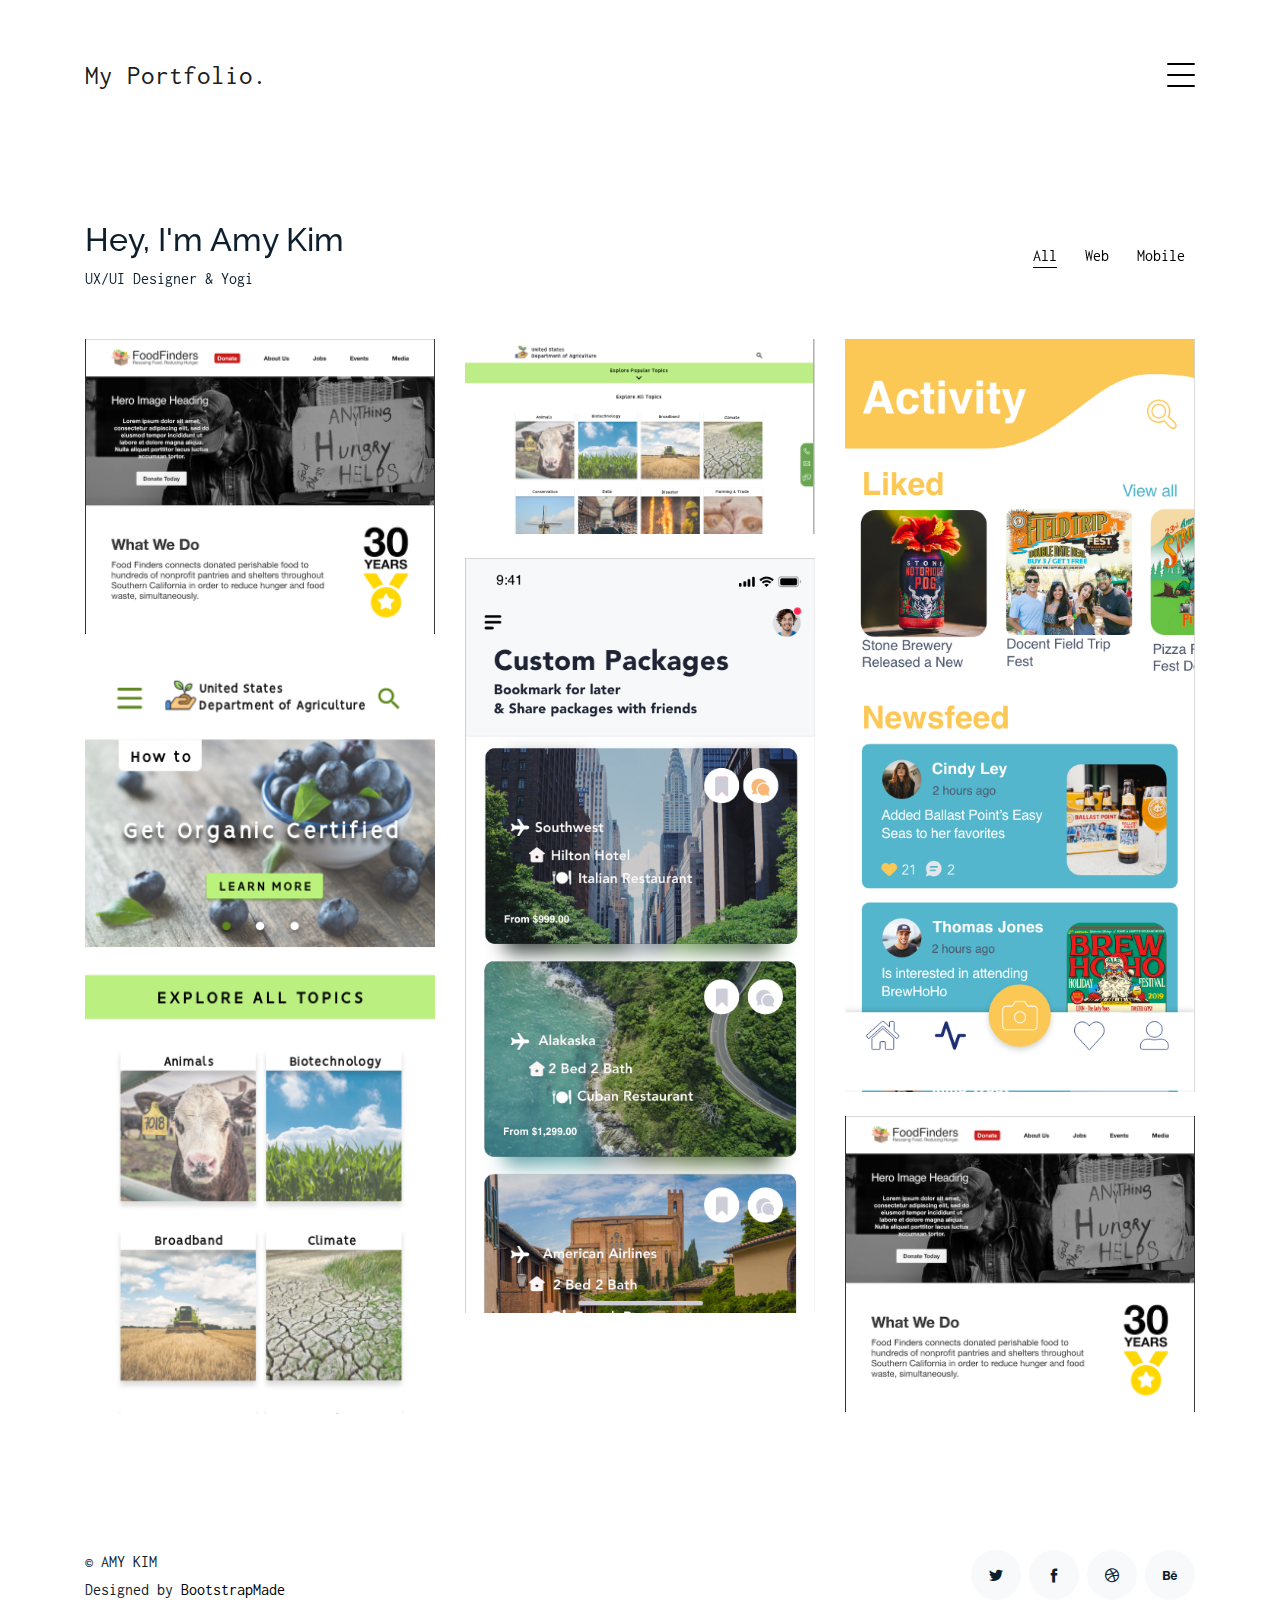
<file: index.html>
<!DOCTYPE html>
<html lang="en">

<head>
  <meta charset="utf-8">
  <title>MyPortfolio</title>
  <meta content="width=device-width, initial-scale=1.0" name="viewport">
  <meta content="" name="keywords">
  <meta content="" name="description">

  <!-- Favicons -->
  <link href="img/favicon.png" rel="icon">
  <link href="img/apple-touch-icon.png" rel="apple-touch-icon">

  <!-- Google Fonts -->
  <link href="https://fonts.googleapis.com/css?family=Inconsolata:400,700|Raleway:400,700&display=swap"
    rel="stylesheet">

  <!-- Bootstrap CSS File -->
  <link href="vendor/bootstrap/css/bootstrap.min.css" rel="stylesheet">

  <!-- Vendor CSS Files -->
  <link href="vendor/icofont/icofont.min.css" rel="stylesheet">
  <link href="vendor/line-awesome/css/line-awesome.min.css" rel="stylesheet">
  <link href="vendor/aos/aos.css" rel="stylesheet">
  <link href="vendor/owlcarousel/assets/owl.carousel.min.css" rel="stylesheet">

  <!-- Template Main CSS File -->
  <link href="css/style.css" rel="stylesheet">

  <!-- =======================================================
    Template Name: MyPortfolio
    Template URL: https://bootstrapmade.com/myportfolio-bootstrap-portfolio-website-template/
    Author: BootstrapMade.com
    Author URL: https://bootstrapmade.com/
  ======================================================= -->
</head>

<body>

  <div class="collapse navbar-collapse custom-navmenu" id="main-navbar">
    <div class="container py-2 py-md-5">
      <div class="row align-items-start">
        <div class="col-md-2">
          <ul class="custom-menu">
            <li class="active"><a href="index.html">Home</a></li>
            <li><a href="about.html">About Me</a></li>
            <li><a href="contact.html">Contact</a></li>
          </ul>
        </div>
        <div class="col-md-6 d-none d-md-block  mr-auto">
        </div>
        <div class="col-md-4 d-none d-md-block">
          <h3>My Contact</h3>
          <p>I'd love to hear from you.<br> <a href="#">contactamykim@gmail.com</a></p>
        </div>
      </div>

    </div>
  </div>

  <nav class="navbar navbar-light custom-navbar">
    <div class="container">
      <a class="navbar-brand" href="index.html">My Portfolio.</a>

      <a href="#" class="burger" data-toggle="collapse" data-target="#main-navbar">
        <span></span>
      </a>

    </div>
  </nav>

  <main id="main">

    <div class="site-section site-portfolio">
      <div class="container">
        <div class="row mb-5 align-items-center">
          <div class="col-md-12 col-lg-6 mb-4 mb-lg-0" data-aos="fade-up">
            <h2>Hey, I'm Amy Kim</h2>
            <p class="mb-0">UX/UI Designer &amp;  Yogi</p>
          </div>
          <div class="col-md-12 col-lg-6 text-left text-lg-right" data-aos="fade-up" data-aos-delay="100">
            <div id="filters" class="filters">
              <a href="#" data-filter="*" class="active">All</a>
              <a href="#" data-filter=".web">Web</a>
              <a href="#" data-filter=".design">Mobile</a>
            </div>
          </div>
        </div>
        <div id="portfolio-grid" class="row no-gutter" data-aos="fade-up" data-aos-delay="200">
          <div class="item web col-sm-6 col-md-4 col-lg-4 mb-4">
            <a href="work-single.html" class="item-wrap fancybox">
              <div class="work-info">
                <h3>Food Finders</h3>
                <span>Nonprofit Redesign Web</span>
              </div>
              <img class="img-fluid" src="img/food finders web.png">
            </a>
          </div>
          <div class="item photography col-sm-6 col-md-4 col-lg-4 mb-4">
            <a href="work-single.html" class="item-wrap fancybox">
              <div class="work-info">
                <h3>USDA</h3>
                <span>Gov't Agency Redesign Web</span>
              </div>
              <img class="img-fluid" src="img/usda web.png">
            </a>
          </div>
          <div class="item branding col-sm-6 col-md-4 col-lg-4 mb-4">
            <a href="work-single.html" class="item-wrap fancybox">
              <div class="work-info">
                <h3>Heads Up!</h3>
                <span>AR Scan Beer App</span>
              </div>
              <img class="img-fluid" src="img/Heads Up app activity.png">
            </a>
          </div>
          <div class="item design col-sm-6 col-md-4 col-lg-4 mb-4">
            <a href="work-single.html" class="item-wrap fancybox">
              <div class="work-info">
                <h3>ZIPPY</h3>
                <span>Travel App</span>
              </div>
              <img class="img-fluid" src="img/zippy app.png">
            </a>
          </div>
          <div class="item photography col-sm-6 col-md-4 col-lg-4 mb-4">
            <a href="work-single.html" class="item-wrap fancybox">
              <div class="work-info">
                <h3>USDA</h3>
                <span>Gov't Agency Redesign Mobile</span>
              </div>
              <img class="img-fluid" src="img/USDA mobile.png">
            </a>
          </div>
          <div class="item photography col-sm-6 col-md-4 col-lg-4 mb-4">
                <a href="work-single.html" class="item-wrap fancybox">
                  <div class="work-info">
                    <h3>Food Finders</h3>
                    <span>Nonprofit Redesign Mobile</span>
                  </div>
                  <img class="img-fluid" src="img/food finders web.png">
                </a>
              </div>
        </div>
      </div>
    </div>


  <footer class="footer" role="contentinfo">
    <div class="container">
      <div class="row">
        <div class="col-sm-6">
          <p class="mb-1">&copy; AMY KIM</p>
          <div class="credits">
            <!--
              All the links in the footer should remain intact.
              You can delete the links only if you purchased the pro version.
              Licensing information: https://bootstrapmade.com/license/
              Purchase the pro version with working PHP/AJAX contact form: https://bootstrapmade.com/buy/?theme=MyPortfolio
            -->
            Designed by <a href="https://bootstrapmade.com/">BootstrapMade</a>
          </div>
        </div>
        <div class="col-sm-6 social text-md-right">
          <a href="#"><span class="icofont-twitter"></span></a>
          <a href="#"><span class="icofont-facebook"></span></a>
          <a href="#"><span class="icofont-dribbble"></span></a>
          <a href="#"><span class="icofont-behance"></span></a>
        </div>
      </div>
    </div>
  </footer>

  <!-- Vendor JS Files -->
  <script src="vendor/jquery/jquery.min.js"></script>
  <script src="vendor/jquery/jquery-migrate.min.js"></script>
  <script src="vendor/bootstrap/js/bootstrap.min.js"></script>
  <script src="vendor/easing/easing.min.js"></script>
  <script src="vendor/php-email-form/validate.js"></script>
  <script src="vendor/isotope/isotope.pkgd.min.js"></script>
  <script src="vendor/aos/aos.js"></script>
  <script src="vendor/owlcarousel/owl.carousel.min.js"></script>

  <!-- Template Main JS File -->
  <script src="js/main.js"></script>

</body>

</html>
</file>
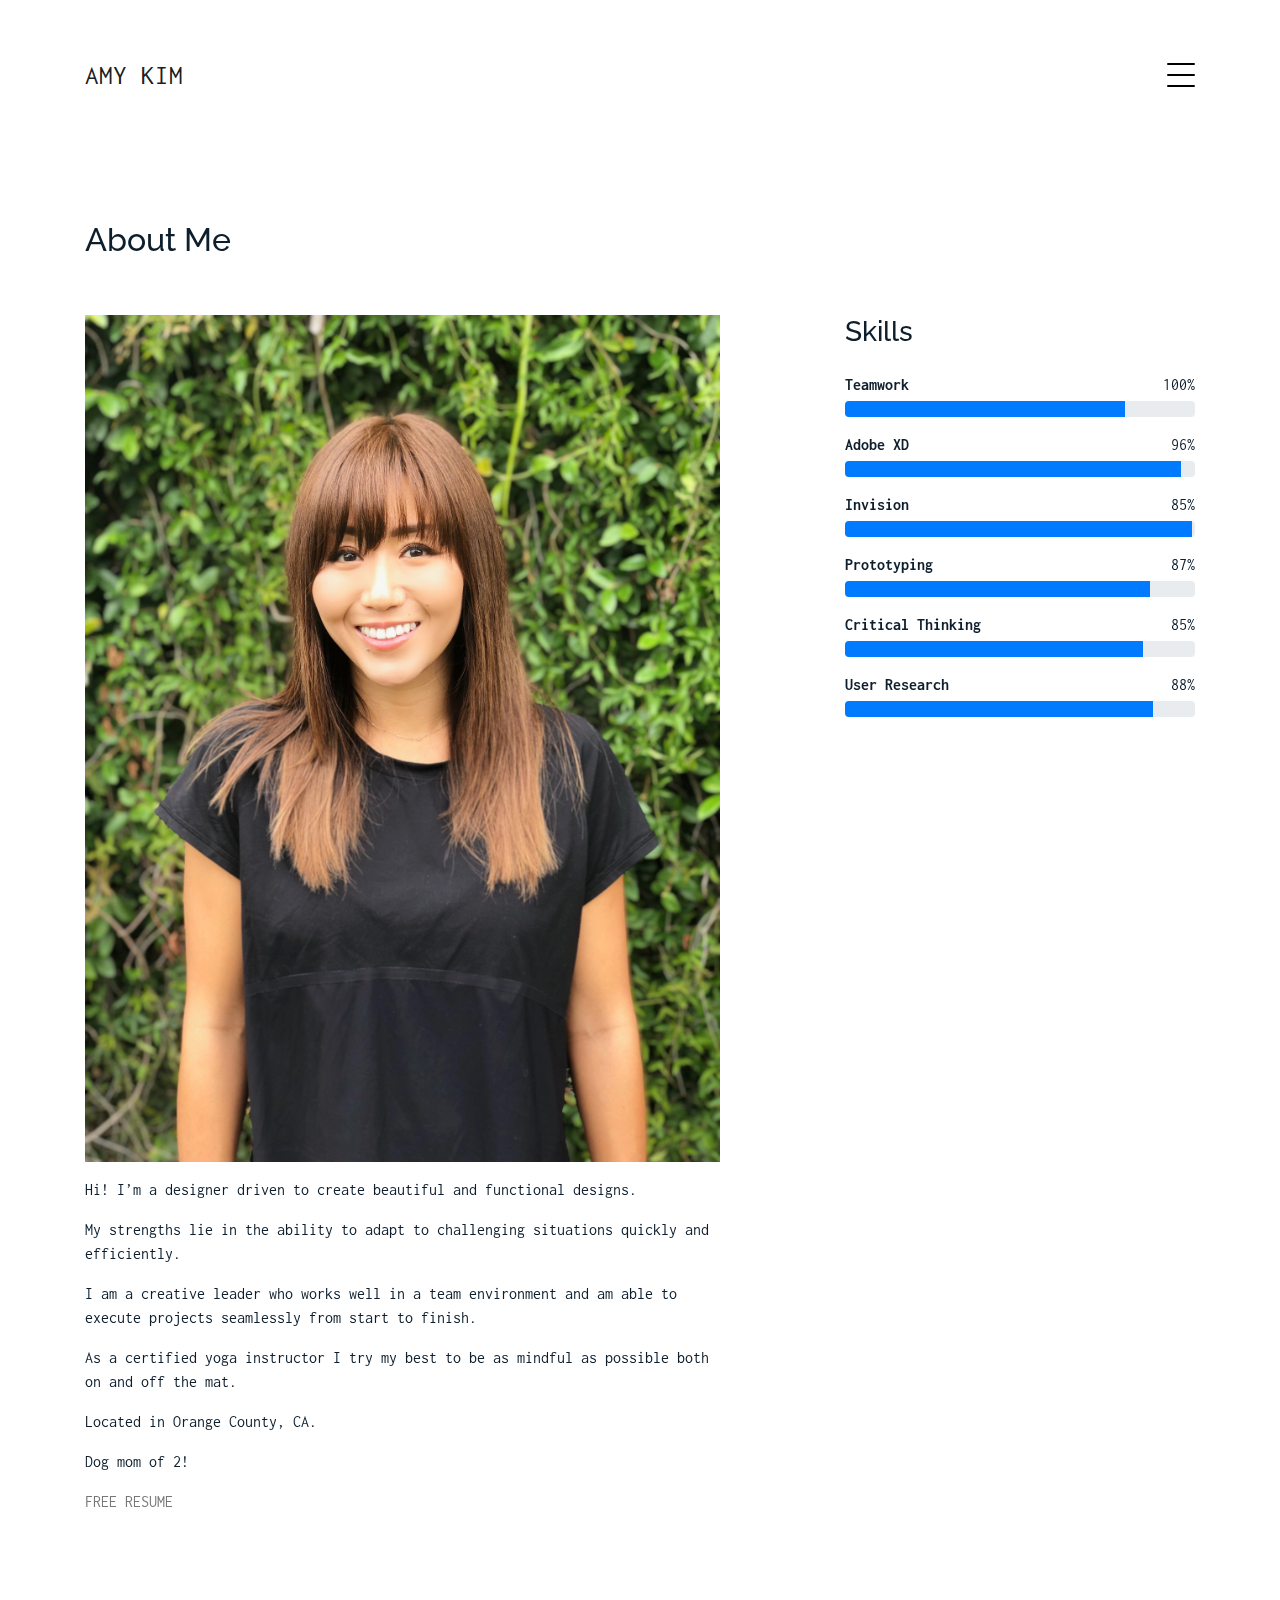
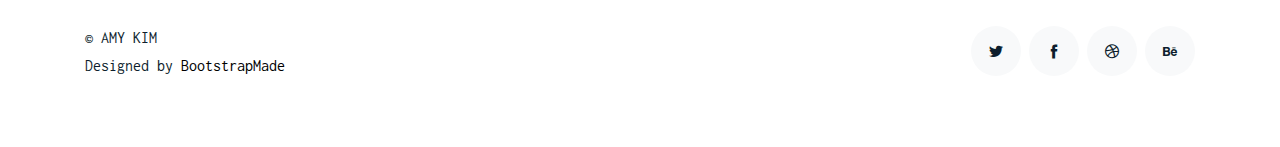
<file: about.html>
<!DOCTYPE html>
<html lang="en">

<head>
  <meta charset="utf-8">
  <title>About - MyPortfolio</title>
  <meta content="width=device-width, initial-scale=1.0" name="viewport">
  <meta content="" name="keywords">
  <meta content="" name="description">

  <!-- Favicons -->
  <link href="img/favicon.png" rel="icon">
  <link href="img/apple-touch-icon.png" rel="apple-touch-icon">

  <!-- Google Fonts -->
  <link href="https://fonts.googleapis.com/css?family=Inconsolata:400,700|Raleway:400,700&display=swap"
    rel="stylesheet">

  <!-- Bootstrap CSS File -->
  <link href="vendor/bootstrap/css/bootstrap.min.css" rel="stylesheet">

  <!-- Vendor CSS Files -->
  <link href="vendor/icofont/icofont.min.css" rel="stylesheet">
  <link href="vendor/line-awesome/css/line-awesome.min.css" rel="stylesheet">
  <link href="vendor/aos/aos.css" rel="stylesheet">
  <link href="vendor/owlcarousel/assets/owl.carousel.min.css" rel="stylesheet">

  <!-- Template Main CSS File -->
  <link href="css/style.css" rel="stylesheet">

  <!-- =======================================================
    Template Name: MyPortfolio
    Template URL: https://bootstrapmade.com/myportfolio-bootstrap-portfolio-website-template/
    Author: BootstrapMade.com
    Author URL: https://bootstrapmade.com/
  ======================================================= -->
</head>

<body>


  <div class="collapse navbar-collapse custom-navmenu" id="main-navbar">
    <div class="container py-2 py-md-5">
      <div class="row align-items-start">
        <div class="col-md-2">
          <ul class="custom-menu">
            <li><a href="index.html">Home</a></li>
            <li class="active"><a href="about.html">About Me</a></li>
            <li><a href="contact.html">Contact</a></li>
          </ul>
        </div>
        <div class="col-md-6 d-none d-md-block  mr-auto">
        </div>
        <div class="col-md-4 d-none d-md-block">
          <h3>My Contact</h3>
          <p>I'd love to hear from you. <br> <a href="#">contactamykim@gmail.com</a></p>
        </div>
      </div>

    </div>
  </div>

  <nav class="navbar navbar-light custom-navbar">
    <div class="container">
      <a class="navbar-brand" href="index.html">AMY KIM</a>

      <a href="#" class="burger" data-toggle="collapse" data-target="#main-navbar">
        <span></span>
      </a>

    </div>
  </nav>



  <main id="main">

    <div class="site-section pb-0 site-portfolio">
      <div class="container">
        <div class="row mb-5 align-items-end">
          <div class="col-md-6" data-aos="fade-up">

            <h2>About Me</h2>
          </div>
        </div>


        <div class="row">
          <div class="col-md-4 ml-auto order-2" data-aos="fade-up">
            <h3 class="h3 mb-4">Skills</h3>
            <ul class="list-unstyled">
              <li class="mb-3">
                <div class="d-flex mb-1">
                  <strong>Teamwork</strong>
                  <span class="ml-auto">100%</span>
                </div>
                <div class="progress custom-progress">
                  <div class="progress-bar" role="progressbar" style="width: 80%" aria-valuenow="80" aria-valuemin="0"
                    aria-valuemax="100"></div>
                </div>
              </li>
              <li class="mb-3">
                <div class="d-flex mb-1">
                  <strong>Adobe XD</strong>
                  <span class="ml-auto">96%</span>
                </div>
                <div class="progress custom-progress">
                  <div class="progress-bar" role="progressbar" style="width: 96%" aria-valuenow="96" aria-valuemin="0"
                    aria-valuemax="100"></div>
                </div>
              </li>
              <li class="mb-3">
                <div class="d-flex mb-1">
                  <strong>Invision</strong>
                  <span class="ml-auto">85%</span>
                </div>
                <div class="progress custom-progress">
                  <div class="progress-bar" role="progressbar" style="width: 99%" aria-valuenow="99" aria-valuemin="0"
                    aria-valuemax="100"></div>
                </div>
              </li>
              <li class="mb-3">
                <div class="d-flex mb-1">
                  <strong>Prototyping</strong>
                  <span class="ml-auto">87%</span>
                </div>
                <div class="progress custom-progress">
                  <div class="progress-bar" role="progressbar" style="width: 87%" aria-valuenow="87" aria-valuemin="0"
                    aria-valuemax="100"></div>
                </div>
              </li>
              <li class="mb-3">
                <div class="d-flex mb-1">
                  <strong>Critical Thinking</strong>
                  <span class="ml-auto">85%</span>
                </div>
                <div class="progress custom-progress">
                  <div class="progress-bar" role="progressbar" style="width: 85%" aria-valuenow="85" aria-valuemin="0"
                    aria-valuemax="100"></div>
                </div>
              </li>
              <li class="mb-3">
                <div class="d-flex mb-1">
                  <strong>User Research</strong>
                  <span class="ml-auto">88%</span>
                </div>
                <div class="progress custom-progress">
                  <div class="progress-bar" role="progressbar" style="width: 88%" aria-valuenow="88" aria-valuemin="0"
                    aria-valuemax="100"></div>
                </div>
              </li>
            </ul>
          </div>

          <div class="col-md-7 mb-5 mb-md-0" data-aos="fade-up">
            <p><img src="img/headshot_amykim.JPG" alt="Image" class="img-fluid"></p>
            <p>Hi! I’m a designer driven to create beautiful and functional designs.</p>
            <p>My strengths lie in the ability to adapt to challenging situations quickly and efficiently.</p>
            <p>I am a creative leader who works well in a team environment and am able to execute projects seamlessly from start to finish.</p>
            <p>As a certified yoga instructor I try my best to be as mindful as possible both on and off the mat.</p>
            <p>Located in Orange County, CA.</p>
            <p>Dog mom of 2!</p>
            <p><a href="#" class="readmore">FREE RESUME</a></p>
          </div>

        </div>

      </div>
    </div>

  </main>
  <footer class="footer mt-5 pt-5" role="contentinfo">
    <div class="container">
      <div class="row">
        <div class="col-sm-6">
          <p class="mb-1">&copy; AMY KIM</p>
          <div class="credits">
            <!--
              All the links in the footer should remain intact.
              You can delete the links only if you purchased the pro version.
              Licensing information: https://bootstrapmade.com/license/
              Purchase the pro version with working PHP/AJAX contact form: https://bootstrapmade.com/buy/?theme=MyPortfolio
            -->
            Designed by <a href="https://bootstrapmade.com/">BootstrapMade</a>
          </div>
        </div>
        <div class="col-sm-6 social text-md-right">
          <a href="#"><span class="icofont-twitter"></span></a>
          <a href="#"><span class="icofont-facebook"></span></a>
          <a href="#"><span class="icofont-dribbble"></span></a>
          <a href="#"><span class="icofont-behance"></span></a>
        </div>
      </div>
    </div>
  </footer>

  <!-- Vendor JS Files -->
  <script src="vendor/jquery/jquery.min.js"></script>
  <script src="vendor/jquery/jquery-migrate.min.js"></script>
  <script src="vendor/bootstrap/js/bootstrap.min.js"></script>
  <script src="vendor/easing/easing.min.js"></script>
  <script src="vendor/php-email-form/validate.js"></script>
  <script src="vendor/isotope/isotope.pkgd.min.js"></script>
  <script src="vendor/aos/aos.js"></script>
  <script src="vendor/owlcarousel/owl.carousel.min.js"></script>

  <!-- Template Main JS File -->
  <script src="js/main.js"></script>

</body>

</html>
</file>
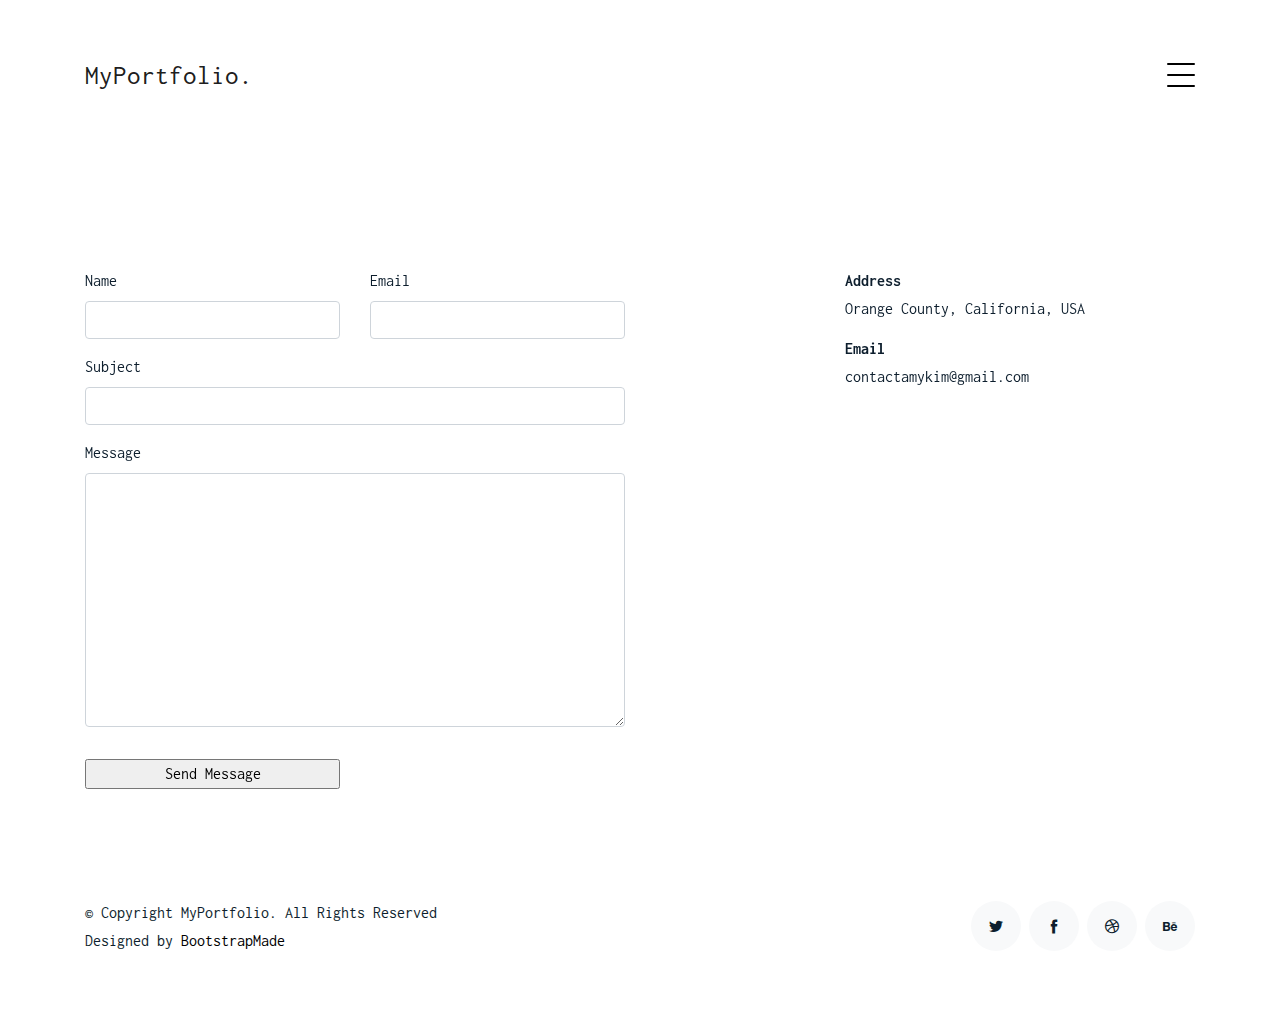
<file: contact.html>
<!DOCTYPE html>
<html lang="en">

<head>
  <meta charset="utf-8">
  <title>Contact - MyPortfolio</title>
  <meta content="width=device-width, initial-scale=1.0" name="viewport">
  <meta content="" name="keywords">
  <meta content="" name="description">

  <!-- Favicons -->
  <link href="img/favicon.png" rel="icon">
  <link href="img/apple-touch-icon.png" rel="apple-touch-icon">

  <!-- Google Fonts -->
  <link href="https://fonts.googleapis.com/css?family=Inconsolata:400,700|Raleway:400,700&display=swap"
    rel="stylesheet">

  <!-- Bootstrap CSS File -->
  <link href="vendor/bootstrap/css/bootstrap.min.css" rel="stylesheet">

  <!-- Vendor CSS Files -->
  <link href="vendor/icofont/icofont.min.css" rel="stylesheet">
  <link href="vendor/line-awesome/css/line-awesome.min.css" rel="stylesheet">
  <link href="vendor/aos/aos.css" rel="stylesheet">
  <link href="vendor/owlcarousel/assets/owl.carousel.min.css" rel="stylesheet">

  <!-- Template Main CSS File -->
  <link href="css/style.css" rel="stylesheet">

  <!-- =======================================================
    Template Name: MyPortfolio
    Template URL: https://bootstrapmade.com/myportfolio-bootstrap-portfolio-website-template/
    Author: BootstrapMade.com
    Author URL: https://bootstrapmade.com/
  ======================================================= -->
</head>

<body>

  <div class="collapse navbar-collapse custom-navmenu" id="main-navbar">
    <div class="container py-2 py-md-5">
      <div class="row align-items-start">
        <div class="col-md-2">
          <ul class="custom-menu">
            <li><a href="index.html">Home</a></li>
            <li><a href="about.html">About Me</a></li>
          <a href="contact.html">Contact</a></li>
          </ul>
        </div>
        <div class="col-md-6 d-none d-md-block  mr-auto">
          <div class="tweet d-flex">
            <span class="icofont-twitter text-white mt-2 mr-3"></span>
            <div>
              <p><em>I'm always open to discuss new projects, creative ideas, or opportunities. I'd love to hear from you so drop me a line! </em><br> <a href="#">t.co/v82jsk</a></em></p>
            </div>
          </div>
        </div>
        <div class="col-md-4 d-none d-md-block">
          <h3>Hire Me</h3>
          <p>I'd love to hear from you <br> <a href="#">contactamykim@gmail.com</a></p>
        </div>
      </div>

    </div>
  </div>

  <nav class="navbar navbar-light custom-navbar">
    <div class="container">
      <a class="navbar-brand" href="index.html">MyPortfolio.</a>

      <a href="#" class="burger" data-toggle="collapse" data-target="#main-navbar">
        <span></span>
      </a>

    </div>
  </nav>

  <main id="main">

    <div class="site-section pb-0 site-portfolio">
      <div class="container">

        <div class="row mb-5 align-items-end">
          <div class="col-md-6" data-aos="fade-up">
            
            </div>

        </div>

        <div class="row">
          <div class="col-md-6 mb-5 mb-md-0" data-aos="fade-up">
            
            <form action="forms/contact.php" method="post" role="form" class="php-email-form">
              
              <div class="row">
                <div class="col-md-6 form-group">
                  <label for="name">Name</label>
                  <input type="text" name="name" class="form-control" id="name" data-rule="minlen:4" data-msg="Please enter at least 4 chars" />
                  <div class="validate"></div>
                </div>
                <div class="col-md-6 form-group">
                  <label for="name">Email</label>
                  <input type="email" class="form-control" name="email" id="email" data-rule="email" data-msg="Please enter a valid email" />
                  <div class="validate"></div>
                </div>
                <div class="col-md-12 form-group">
                  <label for="name">Subject</label>
                  <input type="text" class="form-control" name="subject" id="subject" data-rule="minlen:4" data-msg="Please enter at least 8 chars of subject" />
                  <div class="validate"></div>
                </div>
                <div class="col-md-12 form-group">
                  <label for="name">Message</label>
                  <textarea class="form-control" name="message" cols="30" rows="10" data-rule="required" data-msg="Please write something for us"></textarea>
                  <div class="validate"></div>
                </div>


                <div class="col-md-12 mb-3">
                    <div class="loading">Loading</div>
                  <div class="error-message"></div>
                  <div class="sent-message">Your message has been sent. Thank you!</div>
                </div>

                <div class="col-md-6 form-group">
                  <input type="submit" class="readmore d-block w-100" value="Send Message">
                </div>
              </div>

            </form>

          </div>

          <div class="col-md-4 ml-auto order-2" data-aos="fade-up">
            <ul class="list-unstyled">
              <li class="mb-3">
                <strong class="d-block mb-1">Address</strong>
                <span>Orange County, California, USA</span>
              </li>
              </li>
              <li class="mb-3">
                <strong class="d-block mb-1">Email</strong>
                <span>contactamykim@gmail.com</span>
              </li>
            </ul>
          </div>

        </div>

      </div>

    </div>
  </main>

  <footer class="footer mt-5 pt-5" role="contentinfo">
    <div class="container">
      <div class="row">
        <div class="col-sm-6">
          <p class="mb-1">&copy; Copyright MyPortfolio. All Rights Reserved</p>
          <div class="credits">
            <!--
              All the links in the footer should remain intact.
              You can delete the links only if you purchased the pro version.
              Licensing information: https://bootstrapmade.com/license/
              Purchase the pro version with working PHP/AJAX contact form: https://bootstrapmade.com/buy/?theme=MyPortfolio
            -->
            Designed by <a href="https://bootstrapmade.com/">BootstrapMade</a>
          </div>
        </div>
        <div class="col-sm-6 social text-md-right">
          <a href="#"><span class="icofont-twitter"></span></a>
          <a href="#"><span class="icofont-facebook"></span></a>
          <a href="#"><span class="icofont-dribbble"></span></a>
          <a href="#"><span class="icofont-behance"></span></a>
        </div>
      </div>
    </div>
  </footer>

  <!-- Vendor JS Files -->
  <script src="vendor/jquery/jquery.min.js"></script>
  <script src="vendor/jquery/jquery-migrate.min.js"></script>
  <script src="vendor/bootstrap/js/bootstrap.min.js"></script>
  <script src="vendor/easing/easing.min.js"></script>
  <script src="vendor/php-email-form/validate.js"></script>
  <script src="vendor/isotope/isotope.pkgd.min.js"></script>
  <script src="vendor/aos/aos.js"></script>
  <script src="vendor/owlcarousel/owl.carousel.min.js"></script>

  <!-- Template Main JS File -->
  <script src="js/main.js"></script>

</body>

</html>
</file>
<file: vendor/line-awesome/css/line-awesome.min.css>
.la,.lab,.lad,.lal,.lar,.las{-moz-osx-font-smoothing:grayscale;-webkit-font-smoothing:antialiased;display:inline-block;font-style:normal;font-variant:normal;text-rendering:auto;line-height:1}.la-lg{font-size:1.33333em;line-height:.75em;vertical-align:-.0667em}.la-xs{font-size:.75em}.la-sm{font-size:.875em}.la-1x{font-size:1em}.la-2x{font-size:2em}.la-3x{font-size:3em}.la-4x{font-size:4em}.la-5x{font-size:5em}.la-6x{font-size:6em}.la-7x{font-size:7em}.la-8x{font-size:8em}.la-9x{font-size:9em}.la-10x{font-size:10em}.la-fw{text-align:center;width:1.25em}.la-ul{list-style-type:none;margin-left:2.5em;padding-left:0}.la-ul>li{position:relative}.la-li{left:-2em;position:absolute;text-align:center;width:2em;line-height:inherit}.la-border{border:solid .08em #eee;border-radius:.1em;padding:.2em .25em .15em}.la-pull-left{float:left}.la-pull-right{float:right}.la.la-pull-left,.lab.la-pull-left,.lal.la-pull-left,.lar.la-pull-left,.las.la-pull-left{margin-right:.3em}.la.la-pull-right,.lab.la-pull-right,.lal.la-pull-right,.lar.la-pull-right,.las.la-pull-right{margin-left:.3em}.la-spin{-webkit-animation:la-spin 2s infinite linear;animation:la-spin 2s infinite linear}.la-pulse{-webkit-animation:la-spin 1s infinite steps(8);animation:la-spin 1s infinite steps(8)}@-webkit-keyframes la-spin{0%{-webkit-transform:rotate(0);transform:rotate(0)}100%{-webkit-transform:rotate(360deg);transform:rotate(360deg)}}@keyframes la-spin{0%{-webkit-transform:rotate(0);transform:rotate(0)}100%{-webkit-transform:rotate(360deg);transform:rotate(360deg)}}.la-rotate-90{-webkit-transform:rotate(90deg);transform:rotate(90deg)}.la-rotate-180{-webkit-transform:rotate(180deg);transform:rotate(180deg)}.la-rotate-270{-webkit-transform:rotate(270deg);transform:rotate(270deg)}.la-flip-horizontal{-webkit-transform:scale(-1,1);transform:scale(-1,1)}.la-flip-vertical{-webkit-transform:scale(1,-1);transform:scale(1,-1)}.la-flip-both,.la-flip-horizontal.la-flip-vertical{-webkit-transform:scale(-1,-1);transform:scale(-1,-1)}:root .la-flip-both,:root .la-flip-horizontal,:root .la-flip-vertical,:root .la-rotate-180,:root .la-rotate-270,:root .la-rotate-90{-webkit-filter:none;filter:none}.la-stack{display:inline-block;height:2em;line-height:2em;position:relative;vertical-align:middle;width:2.5em}.la-stack-1x,.la-stack-2x{left:0;position:absolute;text-align:center;width:100%}.la-stack-1x{line-height:inherit}.la-stack-2x{font-size:2em}.la-inverse{color:#fff}.la-500px:before{content:"\f26e"}.la-accessible-icon:before{content:"\f368"}.la-accusoft:before{content:"\f369"}.la-acquisitions-incorporated:before{content:"\f6af"}.la-ad:before{content:"\f641"}.la-address-book:before{content:"\f2b9"}.la-address-card:before{content:"\f2bb"}.la-adjust:before{content:"\f042"}.la-adn:before{content:"\f170"}.la-adobe:before{content:"\f778"}.la-adversal:before{content:"\f36a"}.la-affiliatetheme:before{content:"\f36b"}.la-air-freshener:before{content:"\f5d0"}.la-airbnb:before{content:"\f834"}.la-algolia:before{content:"\f36c"}.la-align-center:before{content:"\f037"}.la-align-justify:before{content:"\f039"}.la-align-left:before{content:"\f036"}.la-align-right:before{content:"\f038"}.la-alipay:before{content:"\f642"}.la-allergies:before{content:"\f461"}.la-amazon:before{content:"\f270"}.la-amazon-pay:before{content:"\f42c"}.la-ambulance:before{content:"\f0f9"}.la-american-sign-language-interpreting:before{content:"\f2a3"}.la-amilia:before{content:"\f36d"}.la-anchor:before{content:"\f13d"}.la-android:before{content:"\f17b"}.la-angellist:before{content:"\f209"}.la-angle-double-down:before{content:"\f103"}.la-angle-double-left:before{content:"\f100"}.la-angle-double-right:before{content:"\f101"}.la-angle-double-up:before{content:"\f102"}.la-angle-down:before{content:"\f107"}.la-angle-left:before{content:"\f104"}.la-angle-right:before{content:"\f105"}.la-angle-up:before{content:"\f106"}.la-angry:before{content:"\f556"}.la-angrycreative:before{content:"\f36e"}.la-angular:before{content:"\f420"}.la-ankh:before{content:"\f644"}.la-app-store:before{content:"\f36f"}.la-app-store-ios:before{content:"\f370"}.la-apper:before{content:"\f371"}.la-apple:before{content:"\f179"}.la-apple-alt:before{content:"\f5d1"}.la-apple-pay:before{content:"\f415"}.la-archive:before{content:"\f187"}.la-archway:before{content:"\f557"}.la-arrow-alt-circle-down:before{content:"\f358"}.la-arrow-alt-circle-left:before{content:"\f359"}.la-arrow-alt-circle-right:before{content:"\f35a"}.la-arrow-alt-circle-up:before{content:"\f35b"}.la-arrow-circle-down:before{content:"\f0ab"}.la-arrow-circle-left:before{content:"\f0a8"}.la-arrow-circle-right:before{content:"\f0a9"}.la-arrow-circle-up:before{content:"\f0aa"}.la-arrow-down:before{content:"\f063"}.la-arrow-left:before{content:"\f060"}.la-arrow-right:before{content:"\f061"}.la-arrow-up:before{content:"\f062"}.la-arrows-alt:before{content:"\f0b2"}.la-arrows-alt-h:before{content:"\f337"}.la-arrows-alt-v:before{content:"\f338"}.la-artstation:before{content:"\f77a"}.la-assistive-listening-systems:before{content:"\f2a2"}.la-asterisk:before{content:"\f069"}.la-asymmetrik:before{content:"\f372"}.la-at:before{content:"\f1fa"}.la-atlas:before{content:"\f558"}.la-atlassian:before{content:"\f77b"}.la-atom:before{content:"\f5d2"}.la-audible:before{content:"\f373"}.la-audio-description:before{content:"\f29e"}.la-autoprefixer:before{content:"\f41c"}.la-avianex:before{content:"\f374"}.la-aviato:before{content:"\f421"}.la-award:before{content:"\f559"}.la-aws:before{content:"\f375"}.la-baby:before{content:"\f77c"}.la-baby-carriage:before{content:"\f77d"}.la-backspace:before{content:"\f55a"}.la-backward:before{content:"\f04a"}.la-bacon:before{content:"\f7e5"}.la-balance-scale:before{content:"\f24e"}.la-balance-scale-left:before{content:"\f515"}.la-balance-scale-right:before{content:"\f516"}.la-ban:before{content:"\f05e"}.la-band-aid:before{content:"\f462"}.la-bandcamp:before{content:"\f2d5"}.la-barcode:before{content:"\f02a"}.la-bars:before{content:"\f0c9"}.la-baseball-ball:before{content:"\f433"}.la-basketball-ball:before{content:"\f434"}.la-bath:before{content:"\f2cd"}.la-battery-empty:before{content:"\f244"}.la-battery-full:before{content:"\f240"}.la-battery-half:before{content:"\f242"}.la-battery-quarter:before{content:"\f243"}.la-battery-three-quarters:before{content:"\f241"}.la-battle-net:before{content:"\f835"}.la-bed:before{content:"\f236"}.la-beer:before{content:"\f0fc"}.la-behance:before{content:"\f1b4"}.la-behance-square:before{content:"\f1b5"}.la-bell:before{content:"\f0f3"}.la-bell-slash:before{content:"\f1f6"}.la-bezier-curve:before{content:"\f55b"}.la-bible:before{content:"\f647"}.la-bicycle:before{content:"\f206"}.la-biking:before{content:"\f84a"}.la-bimobject:before{content:"\f378"}.la-binoculars:before{content:"\f1e5"}.la-biohazard:before{content:"\f780"}.la-birthday-cake:before{content:"\f1fd"}.la-bitbucket:before{content:"\f171"}.la-bitcoin:before{content:"\f379"}.la-bity:before{content:"\f37a"}.la-black-tie:before{content:"\f27e"}.la-blackberry:before{content:"\f37b"}.la-blender:before{content:"\f517"}.la-blender-phone:before{content:"\f6b6"}.la-blind:before{content:"\f29d"}.la-blog:before{content:"\f781"}.la-blogger:before{content:"\f37c"}.la-blogger-b:before{content:"\f37d"}.la-bluetooth:before{content:"\f293"}.la-bluetooth-b:before{content:"\f294"}.la-bold:before{content:"\f032"}.la-bolt:before{content:"\f0e7"}.la-bomb:before{content:"\f1e2"}.la-bone:before{content:"\f5d7"}.la-bong:before{content:"\f55c"}.la-book:before{content:"\f02d"}.la-book-dead:before{content:"\f6b7"}.la-book-medical:before{content:"\f7e6"}.la-book-open:before{content:"\f518"}.la-book-reader:before{content:"\f5da"}.la-bookmark:before{content:"\f02e"}.la-bootstrap:before{content:"\f836"}.la-border-all:before{content:"\f84c"}.la-border-none:before{content:"\f850"}.la-border-style:before{content:"\f853"}.la-bowling-ball:before{content:"\f436"}.la-box:before{content:"\f466"}.la-box-open:before{content:"\f49e"}.la-boxes:before{content:"\f468"}.la-braille:before{content:"\f2a1"}.la-brain:before{content:"\f5dc"}.la-bread-slice:before{content:"\f7ec"}.la-briefcase:before{content:"\f0b1"}.la-briefcase-medical:before{content:"\f469"}.la-broadcast-tower:before{content:"\f519"}.la-broom:before{content:"\f51a"}.la-brush:before{content:"\f55d"}.la-btc:before{content:"\f15a"}.la-buffer:before{content:"\f837"}.la-bug:before{content:"\f188"}.la-building:before{content:"\f1ad"}.la-bullhorn:before{content:"\f0a1"}.la-bullseye:before{content:"\f140"}.la-burn:before{content:"\f46a"}.la-buromobelexperte:before{content:"\f37f"}.la-bus:before{content:"\f207"}.la-bus-alt:before{content:"\f55e"}.la-business-time:before{content:"\f64a"}.la-buy-n-large:before{content:"\f8a6"}.la-buysellads:before{content:"\f20d"}.la-calculator:before{content:"\f1ec"}.la-calendar:before{content:"\f133"}.la-calendar-alt:before{content:"\f073"}.la-calendar-check:before{content:"\f274"}.la-calendar-day:before{content:"\f783"}.la-calendar-minus:before{content:"\f272"}.la-calendar-plus:before{content:"\f271"}.la-calendar-times:before{content:"\f273"}.la-calendar-week:before{content:"\f784"}.la-camera:before{content:"\f030"}.la-camera-retro:before{content:"\f083"}.la-campground:before{content:"\f6bb"}.la-canadian-maple-leaf:before{content:"\f785"}.la-candy-cane:before{content:"\f786"}.la-cannabis:before{content:"\f55f"}.la-capsules:before{content:"\f46b"}.la-car:before{content:"\f1b9"}.la-car-alt:before{content:"\f5de"}.la-car-battery:before{content:"\f5df"}.la-car-crash:before{content:"\f5e1"}.la-car-side:before{content:"\f5e4"}.la-caret-down:before{content:"\f0d7"}.la-caret-left:before{content:"\f0d9"}.la-caret-right:before{content:"\f0da"}.la-caret-square-down:before{content:"\f150"}.la-caret-square-left:before{content:"\f191"}.la-caret-square-right:before{content:"\f152"}.la-caret-square-up:before{content:"\f151"}.la-caret-up:before{content:"\f0d8"}.la-carrot:before{content:"\f787"}.la-cart-arrow-down:before{content:"\f218"}.la-cart-plus:before{content:"\f217"}.la-cash-register:before{content:"\f788"}.la-cat:before{content:"\f6be"}.la-cc-amazon-pay:before{content:"\f42d"}.la-cc-amex:before{content:"\f1f3"}.la-cc-apple-pay:before{content:"\f416"}.la-cc-diners-club:before{content:"\f24c"}.la-cc-discover:before{content:"\f1f2"}.la-cc-jcb:before{content:"\f24b"}.la-cc-mastercard:before{content:"\f1f1"}.la-cc-paypal:before{content:"\f1f4"}.la-cc-stripe:before{content:"\f1f5"}.la-cc-visa:before{content:"\f1f0"}.la-centercode:before{content:"\f380"}.la-centos:before{content:"\f789"}.la-certificate:before{content:"\f0a3"}.la-chair:before{content:"\f6c0"}.la-chalkboard:before{content:"\f51b"}.la-chalkboard-teacher:before{content:"\f51c"}.la-charging-station:before{content:"\f5e7"}.la-chart-area:before{content:"\f1fe"}.la-chart-bar:before{content:"\f080"}.la-chart-line:before{content:"\f201"}.la-chart-pie:before{content:"\f200"}.la-check:before{content:"\f00c"}.la-check-circle:before{content:"\f058"}.la-check-double:before{content:"\f560"}.la-check-square:before{content:"\f14a"}.la-cheese:before{content:"\f7ef"}.la-chess:before{content:"\f439"}.la-chess-bishop:before{content:"\f43a"}.la-chess-board:before{content:"\f43c"}.la-chess-king:before{content:"\f43f"}.la-chess-knight:before{content:"\f441"}.la-chess-pawn:before{content:"\f443"}.la-chess-queen:before{content:"\f445"}.la-chess-rook:before{content:"\f447"}.la-chevron-circle-down:before{content:"\f13a"}.la-chevron-circle-left:before{content:"\f137"}.la-chevron-circle-right:before{content:"\f138"}.la-chevron-circle-up:before{content:"\f139"}.la-chevron-down:before{content:"\f078"}.la-chevron-left:before{content:"\f053"}.la-chevron-right:before{content:"\f054"}.la-chevron-up:before{content:"\f077"}.la-child:before{content:"\f1ae"}.la-chrome:before{content:"\f268"}.la-chromecast:before{content:"\f838"}.la-church:before{content:"\f51d"}.la-circle:before{content:"\f111"}.la-circle-notch:before{content:"\f1ce"}.la-city:before{content:"\f64f"}.la-clinic-medical:before{content:"\f7f2"}.la-clipboard:before{content:"\f328"}.la-clipboard-check:before{content:"\f46c"}.la-clipboard-list:before{content:"\f46d"}.la-clock:before{content:"\f017"}.la-clone:before{content:"\f24d"}.la-closed-captioning:before{content:"\f20a"}.la-cloud:before{content:"\f0c2"}.la-cloud-download-alt:before{content:"\f381"}.la-cloud-meatball:before{content:"\f73b"}.la-cloud-moon:before{content:"\f6c3"}.la-cloud-moon-rain:before{content:"\f73c"}.la-cloud-rain:before{content:"\f73d"}.la-cloud-showers-heavy:before{content:"\f740"}.la-cloud-sun:before{content:"\f6c4"}.la-cloud-sun-rain:before{content:"\f743"}.la-cloud-upload-alt:before{content:"\f382"}.la-cloudscale:before{content:"\f383"}.la-cloudsmith:before{content:"\f384"}.la-cloudversify:before{content:"\f385"}.la-cocktail:before{content:"\f561"}.la-code:before{content:"\f121"}.la-code-branch:before{content:"\f126"}.la-codepen:before{content:"\f1cb"}.la-codiepie:before{content:"\f284"}.la-coffee:before{content:"\f0f4"}.la-cog:before{content:"\f013"}.la-cogs:before{content:"\f085"}.la-coins:before{content:"\f51e"}.la-columns:before{content:"\f0db"}.la-comment:before{content:"\f075"}.la-comment-alt:before{content:"\f27a"}.la-comment-dollar:before{content:"\f651"}.la-comment-dots:before{content:"\f4ad"}.la-comment-medical:before{content:"\f7f5"}.la-comment-slash:before{content:"\f4b3"}.la-comments:before{content:"\f086"}.la-comments-dollar:before{content:"\f653"}.la-compact-disc:before{content:"\f51f"}.la-compass:before{content:"\f14e"}.la-compress:before{content:"\f066"}.la-compress-arrows-alt:before{content:"\f78c"}.la-concierge-bell:before{content:"\f562"}.la-confluence:before{content:"\f78d"}.la-connectdevelop:before{content:"\f20e"}.la-contao:before{content:"\f26d"}.la-cookie:before{content:"\f563"}.la-cookie-bite:before{content:"\f564"}.la-copy:before{content:"\f0c5"}.la-copyright:before{content:"\f1f9"}.la-cotton-bureau:before{content:"\f89e"}.la-couch:before{content:"\f4b8"}.la-cpanel:before{content:"\f388"}.la-creative-commons:before{content:"\f25e"}.la-creative-commons-by:before{content:"\f4e7"}.la-creative-commons-nc:before{content:"\f4e8"}.la-creative-commons-nc-eu:before{content:"\f4e9"}.la-creative-commons-nc-jp:before{content:"\f4ea"}.la-creative-commons-nd:before{content:"\f4eb"}.la-creative-commons-pd:before{content:"\f4ec"}.la-creative-commons-pd-alt:before{content:"\f4ed"}.la-creative-commons-remix:before{content:"\f4ee"}.la-creative-commons-sa:before{content:"\f4ef"}.la-creative-commons-sampling:before{content:"\f4f0"}.la-creative-commons-sampling-plus:before{content:"\f4f1"}.la-creative-commons-share:before{content:"\f4f2"}.la-creative-commons-zero:before{content:"\f4f3"}.la-credit-card:before{content:"\f09d"}.la-critical-role:before{content:"\f6c9"}.la-crop:before{content:"\f125"}.la-crop-alt:before{content:"\f565"}.la-cross:before{content:"\f654"}.la-crosshairs:before{content:"\f05b"}.la-crow:before{content:"\f520"}.la-crown:before{content:"\f521"}.la-crutch:before{content:"\f7f7"}.la-css3:before{content:"\f13c"}.la-css3-alt:before{content:"\f38b"}.la-cube:before{content:"\f1b2"}.la-cubes:before{content:"\f1b3"}.la-cut:before{content:"\f0c4"}.la-cuttlefish:before{content:"\f38c"}.la-d-and-d:before{content:"\f38d"}.la-d-and-d-beyond:before{content:"\f6ca"}.la-dashcube:before{content:"\f210"}.la-database:before{content:"\f1c0"}.la-deaf:before{content:"\f2a4"}.la-delicious:before{content:"\f1a5"}.la-democrat:before{content:"\f747"}.la-deploydog:before{content:"\f38e"}.la-deskpro:before{content:"\f38f"}.la-desktop:before{content:"\f108"}.la-dev:before{content:"\f6cc"}.la-deviantart:before{content:"\f1bd"}.la-dharmachakra:before{content:"\f655"}.la-dhl:before{content:"\f790"}.la-diagnoses:before{content:"\f470"}.la-diaspora:before{content:"\f791"}.la-dice:before{content:"\f522"}.la-dice-d20:before{content:"\f6cf"}.la-dice-d6:before{content:"\f6d1"}.la-dice-five:before{content:"\f523"}.la-dice-four:before{content:"\f524"}.la-dice-one:before{content:"\f525"}.la-dice-six:before{content:"\f526"}.la-dice-three:before{content:"\f527"}.la-dice-two:before{content:"\f528"}.la-digg:before{content:"\f1a6"}.la-digital-ocean:before{content:"\f391"}.la-digital-tachograph:before{content:"\f566"}.la-directions:before{content:"\f5eb"}.la-discord:before{content:"\f392"}.la-discourse:before{content:"\f393"}.la-divide:before{content:"\f529"}.la-dizzy:before{content:"\f567"}.la-dna:before{content:"\f471"}.la-dochub:before{content:"\f394"}.la-docker:before{content:"\f395"}.la-dog:before{content:"\f6d3"}.la-dollar-sign:before{content:"\f155"}.la-dolly:before{content:"\f472"}.la-dolly-flatbed:before{content:"\f474"}.la-donate:before{content:"\f4b9"}.la-door-closed:before{content:"\f52a"}.la-door-open:before{content:"\f52b"}.la-dot-circle:before{content:"\f192"}.la-dove:before{content:"\f4ba"}.la-download:before{content:"\f019"}.la-draft2digital:before{content:"\f396"}.la-drafting-compass:before{content:"\f568"}.la-dragon:before{content:"\f6d5"}.la-draw-polygon:before{content:"\f5ee"}.la-dribbble:before{content:"\f17d"}.la-dribbble-square:before{content:"\f397"}.la-dropbox:before{content:"\f16b"}.la-drum:before{content:"\f569"}.la-drum-steelpan:before{content:"\f56a"}.la-drumstick-bite:before{content:"\f6d7"}.la-drupal:before{content:"\f1a9"}.la-dumbbell:before{content:"\f44b"}.la-dumpster:before{content:"\f793"}.la-dumpster-fire:before{content:"\f794"}.la-dungeon:before{content:"\f6d9"}.la-dyalog:before{content:"\f399"}.la-earlybirds:before{content:"\f39a"}.la-ebay:before{content:"\f4f4"}.la-edge:before{content:"\f282"}.la-edit:before{content:"\f044"}.la-egg:before{content:"\f7fb"}.la-eject:before{content:"\f052"}.la-elementor:before{content:"\f430"}.la-ellipsis-h:before{content:"\f141"}.la-ellipsis-v:before{content:"\f142"}.la-ello:before{content:"\f5f1"}.la-ember:before{content:"\f423"}.la-empire:before{content:"\f1d1"}.la-envelope:before{content:"\f0e0"}.la-envelope-open:before{content:"\f2b6"}.la-envelope-open-text:before{content:"\f658"}.la-envelope-square:before{content:"\f199"}.la-envira:before{content:"\f299"}.la-equals:before{content:"\f52c"}.la-eraser:before{content:"\f12d"}.la-erlang:before{content:"\f39d"}.la-ethereum:before{content:"\f42e"}.la-ethernet:before{content:"\f796"}.la-etsy:before{content:"\f2d7"}.la-euro-sign:before{content:"\f153"}.la-evernote:before{content:"\f839"}.la-exchange-alt:before{content:"\f362"}.la-exclamation:before{content:"\f12a"}.la-exclamation-circle:before{content:"\f06a"}.la-exclamation-triangle:before{content:"\f071"}.la-expand:before{content:"\f065"}.la-expand-arrows-alt:before{content:"\f31e"}.la-expeditedssl:before{content:"\f23e"}.la-external-link-alt:before{content:"\f35d"}.la-external-link-square-alt:before{content:"\f360"}.la-eye:before{content:"\f06e"}.la-eye-dropper:before{content:"\f1fb"}.la-eye-slash:before{content:"\f070"}.la-facebook:before{content:"\f09a"}.la-facebook-f:before{content:"\f39e"}.la-facebook-messenger:before{content:"\f39f"}.la-facebook-square:before{content:"\f082"}.la-fan:before{content:"\f863"}.la-fantasy-flight-games:before{content:"\f6dc"}.la-fast-backward:before{content:"\f049"}.la-fast-forward:before{content:"\f050"}.la-fax:before{content:"\f1ac"}.la-feather:before{content:"\f52d"}.la-feather-alt:before{content:"\f56b"}.la-fedex:before{content:"\f797"}.la-fedora:before{content:"\f798"}.la-female:before{content:"\f182"}.la-fighter-jet:before{content:"\f0fb"}.la-figma:before{content:"\f799"}.la-file:before{content:"\f15b"}.la-file-alt:before{content:"\f15c"}.la-file-archive:before{content:"\f1c6"}.la-file-audio:before{content:"\f1c7"}.la-file-code:before{content:"\f1c9"}.la-file-contract:before{content:"\f56c"}.la-file-csv:before{content:"\f6dd"}.la-file-download:before{content:"\f56d"}.la-file-excel:before{content:"\f1c3"}.la-file-export:before{content:"\f56e"}.la-file-image:before{content:"\f1c5"}.la-file-import:before{content:"\f56f"}.la-file-invoice:before{content:"\f570"}.la-file-invoice-dollar:before{content:"\f571"}.la-file-medical:before{content:"\f477"}.la-file-medical-alt:before{content:"\f478"}.la-file-pdf:before{content:"\f1c1"}.la-file-powerpoint:before{content:"\f1c4"}.la-file-prescription:before{content:"\f572"}.la-file-signature:before{content:"\f573"}.la-file-upload:before{content:"\f574"}.la-file-video:before{content:"\f1c8"}.la-file-word:before{content:"\f1c2"}.la-fill:before{content:"\f575"}.la-fill-drip:before{content:"\f576"}.la-film:before{content:"\f008"}.la-filter:before{content:"\f0b0"}.la-fingerprint:before{content:"\f577"}.la-fire:before{content:"\f06d"}.la-fire-alt:before{content:"\f7e4"}.la-fire-extinguisher:before{content:"\f134"}.la-firefox:before{content:"\f269"}.la-first-aid:before{content:"\f479"}.la-first-order:before{content:"\f2b0"}.la-first-order-alt:before{content:"\f50a"}.la-firstdraft:before{content:"\f3a1"}.la-fish:before{content:"\f578"}.la-fist-raised:before{content:"\f6de"}.la-flag:before{content:"\f024"}.la-flag-checkered:before{content:"\f11e"}.la-flag-usa:before{content:"\f74d"}.la-flask:before{content:"\f0c3"}.la-flickr:before{content:"\f16e"}.la-flipboard:before{content:"\f44d"}.la-flushed:before{content:"\f579"}.la-fly:before{content:"\f417"}.la-folder:before{content:"\f07b"}.la-folder-minus:before{content:"\f65d"}.la-folder-open:before{content:"\f07c"}.la-folder-plus:before{content:"\f65e"}.la-font:before{content:"\f031"}.la-font-awesome:before{content:"\f2b4"}.la-font-awesome-alt:before{content:"\f35c"}.la-font-awesome-flag:before{content:"\f425"}.la-font-awesome-logo-full:before{content:"\f4e6"}.la-fonticons:before{content:"\f280"}.la-fonticons-fi:before{content:"\f3a2"}.la-football-ball:before{content:"\f44e"}.la-fort-awesome:before{content:"\f286"}.la-fort-awesome-alt:before{content:"\f3a3"}.la-forumbee:before{content:"\f211"}.la-forward:before{content:"\f04e"}.la-foursquare:before{content:"\f180"}.la-free-code-camp:before{content:"\f2c5"}.la-freebsd:before{content:"\f3a4"}.la-frog:before{content:"\f52e"}.la-frown:before{content:"\f119"}.la-frown-open:before{content:"\f57a"}.la-fulcrum:before{content:"\f50b"}.la-funnel-dollar:before{content:"\f662"}.la-futbol:before{content:"\f1e3"}.la-galactic-republic:before{content:"\f50c"}.la-galactic-senate:before{content:"\f50d"}.la-gamepad:before{content:"\f11b"}.la-gas-pump:before{content:"\f52f"}.la-gavel:before{content:"\f0e3"}.la-gem:before{content:"\f3a5"}.la-genderless:before{content:"\f22d"}.la-get-pocket:before{content:"\f265"}.la-gg:before{content:"\f260"}.la-gg-circle:before{content:"\f261"}.la-ghost:before{content:"\f6e2"}.la-gift:before{content:"\f06b"}.la-gifts:before{content:"\f79c"}.la-git:before{content:"\f1d3"}.la-git-alt:before{content:"\f841"}.la-git-square:before{content:"\f1d2"}.la-github:before{content:"\f09b"}.la-github-alt:before{content:"\f113"}.la-github-square:before{content:"\f092"}.la-gitkraken:before{content:"\f3a6"}.la-gitlab:before{content:"\f296"}.la-gitter:before{content:"\f426"}.la-glass-cheers:before{content:"\f79f"}.la-glass-martini:before{content:"\f000"}.la-glass-martini-alt:before{content:"\f57b"}.la-glass-whiskey:before{content:"\f7a0"}.la-glasses:before{content:"\f530"}.la-glide:before{content:"\f2a5"}.la-glide-g:before{content:"\f2a6"}.la-globe:before{content:"\f0ac"}.la-globe-africa:before{content:"\f57c"}.la-globe-americas:before{content:"\f57d"}.la-globe-asia:before{content:"\f57e"}.la-globe-europe:before{content:"\f7a2"}.la-gofore:before{content:"\f3a7"}.la-golf-ball:before{content:"\f450"}.la-goodreads:before{content:"\f3a8"}.la-goodreads-g:before{content:"\f3a9"}.la-google:before{content:"\f1a0"}.la-google-drive:before{content:"\f3aa"}.la-google-play:before{content:"\f3ab"}.la-google-plus:before{content:"\f2b3"}.la-google-plus-g:before{content:"\f0d5"}.la-google-plus-square:before{content:"\f0d4"}.la-google-wallet:before{content:"\f1ee"}.la-gopuram:before{content:"\f664"}.la-graduation-cap:before{content:"\f19d"}.la-gratipay:before{content:"\f184"}.la-grav:before{content:"\f2d6"}.la-greater-than:before{content:"\f531"}.la-greater-than-equal:before{content:"\f532"}.la-grimace:before{content:"\f57f"}.la-grin:before{content:"\f580"}.la-grin-alt:before{content:"\f581"}.la-grin-beam:before{content:"\f582"}.la-grin-beam-sweat:before{content:"\f583"}.la-grin-hearts:before{content:"\f584"}.la-grin-squint:before{content:"\f585"}.la-grin-squint-tears:before{content:"\f586"}.la-grin-stars:before{content:"\f587"}.la-grin-tears:before{content:"\f588"}.la-grin-tongue:before{content:"\f589"}.la-grin-tongue-squint:before{content:"\f58a"}.la-grin-tongue-wink:before{content:"\f58b"}.la-grin-wink:before{content:"\f58c"}.la-grip-horizontal:before{content:"\f58d"}.la-grip-lines:before{content:"\f7a4"}.la-grip-lines-vertical:before{content:"\f7a5"}.la-grip-vertical:before{content:"\f58e"}.la-gripfire:before{content:"\f3ac"}.la-grunt:before{content:"\f3ad"}.la-guitar:before{content:"\f7a6"}.la-gulp:before{content:"\f3ae"}.la-h-square:before{content:"\f0fd"}.la-hacker-news:before{content:"\f1d4"}.la-hacker-news-square:before{content:"\f3af"}.la-hackerrank:before{content:"\f5f7"}.la-hamburger:before{content:"\f805"}.la-hammer:before{content:"\f6e3"}.la-hamsa:before{content:"\f665"}.la-hand-holding:before{content:"\f4bd"}.la-hand-holding-heart:before{content:"\f4be"}.la-hand-holding-usd:before{content:"\f4c0"}.la-hand-lizard:before{content:"\f258"}.la-hand-middle-finger:before{content:"\f806"}.la-hand-paper:before{content:"\f256"}.la-hand-peace:before{content:"\f25b"}.la-hand-point-down:before{content:"\f0a7"}.la-hand-point-left:before{content:"\f0a5"}.la-hand-point-right:before{content:"\f0a4"}.la-hand-point-up:before{content:"\f0a6"}.la-hand-pointer:before{content:"\f25a"}.la-hand-rock:before{content:"\f255"}.la-hand-scissors:before{content:"\f257"}.la-hand-spock:before{content:"\f259"}.la-hands:before{content:"\f4c2"}.la-hands-helping:before{content:"\f4c4"}.la-handshake:before{content:"\f2b5"}.la-hanukiah:before{content:"\f6e6"}.la-hard-hat:before{content:"\f807"}.la-hashtag:before{content:"\f292"}.la-hat-cowboy:before{content:"\f8c0"}.la-hat-cowboy-side:before{content:"\f8c1"}.la-hat-wizard:before{content:"\f6e8"}.la-haykal:before{content:"\f666"}.la-hdd:before{content:"\f0a0"}.la-heading:before{content:"\f1dc"}.la-headphones:before{content:"\f025"}.la-headphones-alt:before{content:"\f58f"}.la-headset:before{content:"\f590"}.la-heart:before{content:"\f004"}.la-heart-broken:before{content:"\f7a9"}.la-heartbeat:before{content:"\f21e"}.la-helicopter:before{content:"\f533"}.la-highlighter:before{content:"\f591"}.la-hiking:before{content:"\f6ec"}.la-hippo:before{content:"\f6ed"}.la-hips:before{content:"\f452"}.la-hire-a-helper:before{content:"\f3b0"}.la-history:before{content:"\f1da"}.la-hockey-puck:before{content:"\f453"}.la-holly-berry:before{content:"\f7aa"}.la-home:before{content:"\f015"}.la-hooli:before{content:"\f427"}.la-hornbill:before{content:"\f592"}.la-horse:before{content:"\f6f0"}.la-horse-head:before{content:"\f7ab"}.la-hospital:before{content:"\f0f8"}.la-hospital-alt:before{content:"\f47d"}.la-hospital-symbol:before{content:"\f47e"}.la-hot-tub:before{content:"\f593"}.la-hotdog:before{content:"\f80f"}.la-hotel:before{content:"\f594"}.la-hotjar:before{content:"\f3b1"}.la-hourglass:before{content:"\f254"}.la-hourglass-end:before{content:"\f253"}.la-hourglass-half:before{content:"\f252"}.la-hourglass-start:before{content:"\f251"}.la-house-damage:before{content:"\f6f1"}.la-houzz:before{content:"\f27c"}.la-hryvnia:before{content:"\f6f2"}.la-html5:before{content:"\f13b"}.la-hubspot:before{content:"\f3b2"}.la-i-cursor:before{content:"\f246"}.la-ice-cream:before{content:"\f810"}.la-icicles:before{content:"\f7ad"}.la-icons:before{content:"\f86d"}.la-id-badge:before{content:"\f2c1"}.la-id-card:before{content:"\f2c2"}.la-id-card-alt:before{content:"\f47f"}.la-igloo:before{content:"\f7ae"}.la-image:before{content:"\f03e"}.la-images:before{content:"\f302"}.la-imdb:before{content:"\f2d8"}.la-inbox:before{content:"\f01c"}.la-indent:before{content:"\f03c"}.la-industry:before{content:"\f275"}.la-infinity:before{content:"\f534"}.la-info:before{content:"\f129"}.la-info-circle:before{content:"\f05a"}.la-instagram:before{content:"\f16d"}.la-intercom:before{content:"\f7af"}.la-internet-explorer:before{content:"\f26b"}.la-invision:before{content:"\f7b0"}.la-ioxhost:before{content:"\f208"}.la-italic:before{content:"\f033"}.la-itch-io:before{content:"\f83a"}.la-itunes:before{content:"\f3b4"}.la-itunes-note:before{content:"\f3b5"}.la-java:before{content:"\f4e4"}.la-jedi:before{content:"\f669"}.la-jedi-order:before{content:"\f50e"}.la-jenkins:before{content:"\f3b6"}.la-jira:before{content:"\f7b1"}.la-joget:before{content:"\f3b7"}.la-joint:before{content:"\f595"}.la-joomla:before{content:"\f1aa"}.la-journal-whills:before{content:"\f66a"}.la-js:before{content:"\f3b8"}.la-js-square:before{content:"\f3b9"}.la-jsfiddle:before{content:"\f1cc"}.la-kaaba:before{content:"\f66b"}.la-kaggle:before{content:"\f5fa"}.la-key:before{content:"\f084"}.la-keybase:before{content:"\f4f5"}.la-keyboard:before{content:"\f11c"}.la-keycdn:before{content:"\f3ba"}.la-khanda:before{content:"\f66d"}.la-kickstarter:before{content:"\f3bb"}.la-kickstarter-k:before{content:"\f3bc"}.la-kiss:before{content:"\f596"}.la-kiss-beam:before{content:"\f597"}.la-kiss-wink-heart:before{content:"\f598"}.la-kiwi-bird:before{content:"\f535"}.la-korvue:before{content:"\f42f"}.la-landmark:before{content:"\f66f"}.la-language:before{content:"\f1ab"}.la-laptop:before{content:"\f109"}.la-laptop-code:before{content:"\f5fc"}.la-laptop-medical:before{content:"\f812"}.la-laravel:before{content:"\f3bd"}.la-lastfm:before{content:"\f202"}.la-lastfm-square:before{content:"\f203"}.la-laugh:before{content:"\f599"}.la-laugh-beam:before{content:"\f59a"}.la-laugh-squint:before{content:"\f59b"}.la-laugh-wink:before{content:"\f59c"}.la-layer-group:before{content:"\f5fd"}.la-leaf:before{content:"\f06c"}.la-leanpub:before{content:"\f212"}.la-lemon:before{content:"\f094"}.la-less:before{content:"\f41d"}.la-less-than:before{content:"\f536"}.la-less-than-equal:before{content:"\f537"}.la-level-down-alt:before{content:"\f3be"}.la-level-up-alt:before{content:"\f3bf"}.la-life-ring:before{content:"\f1cd"}.la-lightbulb:before{content:"\f0eb"}.la-line:before{content:"\f3c0"}.la-link:before{content:"\f0c1"}.la-linkedin:before{content:"\f08c"}.la-linkedin-in:before{content:"\f0e1"}.la-linode:before{content:"\f2b8"}.la-linux:before{content:"\f17c"}.la-lira-sign:before{content:"\f195"}.la-list:before{content:"\f03a"}.la-list-alt:before{content:"\f022"}.la-list-ol:before{content:"\f0cb"}.la-list-ul:before{content:"\f0ca"}.la-location-arrow:before{content:"\f124"}.la-lock:before{content:"\f023"}.la-lock-open:before{content:"\f3c1"}.la-long-arrow-alt-down:before{content:"\f309"}.la-long-arrow-alt-left:before{content:"\f30a"}.la-long-arrow-alt-right:before{content:"\f30b"}.la-long-arrow-alt-up:before{content:"\f30c"}.la-low-vision:before{content:"\f2a8"}.la-luggage-cart:before{content:"\f59d"}.la-lyft:before{content:"\f3c3"}.la-magento:before{content:"\f3c4"}.la-magic:before{content:"\f0d0"}.la-magnet:before{content:"\f076"}.la-mail-bulk:before{content:"\f674"}.la-mailchimp:before{content:"\f59e"}.la-male:before{content:"\f183"}.la-mandalorian:before{content:"\f50f"}.la-map:before{content:"\f279"}.la-map-marked:before{content:"\f59f"}.la-map-marked-alt:before{content:"\f5a0"}.la-map-marker:before{content:"\f041"}.la-map-marker-alt:before{content:"\f3c5"}.la-map-pin:before{content:"\f276"}.la-map-signs:before{content:"\f277"}.la-markdown:before{content:"\f60f"}.la-marker:before{content:"\f5a1"}.la-mars:before{content:"\f222"}.la-mars-double:before{content:"\f227"}.la-mars-stroke:before{content:"\f229"}.la-mars-stroke-h:before{content:"\f22b"}.la-mars-stroke-v:before{content:"\f22a"}.la-mask:before{content:"\f6fa"}.la-mastodon:before{content:"\f4f6"}.la-maxcdn:before{content:"\f136"}.la-mdb:before{content:"\f8ca"}.la-medal:before{content:"\f5a2"}.la-medapps:before{content:"\f3c6"}.la-medium:before{content:"\f23a"}.la-medium-m:before{content:"\f3c7"}.la-medkit:before{content:"\f0fa"}.la-medrt:before{content:"\f3c8"}.la-meetup:before{content:"\f2e0"}.la-megaport:before{content:"\f5a3"}.la-meh:before{content:"\f11a"}.la-meh-blank:before{content:"\f5a4"}.la-meh-rolling-eyes:before{content:"\f5a5"}.la-memory:before{content:"\f538"}.la-mendeley:before{content:"\f7b3"}.la-menorah:before{content:"\f676"}.la-mercury:before{content:"\f223"}.la-meteor:before{content:"\f753"}.la-microchip:before{content:"\f2db"}.la-microphone:before{content:"\f130"}.la-microphone-alt:before{content:"\f3c9"}.la-microphone-alt-slash:before{content:"\f539"}.la-microphone-slash:before{content:"\f131"}.la-microscope:before{content:"\f610"}.la-microsoft:before{content:"\f3ca"}.la-minus:before{content:"\f068"}.la-minus-circle:before{content:"\f056"}.la-minus-square:before{content:"\f146"}.la-mitten:before{content:"\f7b5"}.la-mix:before{content:"\f3cb"}.la-mixcloud:before{content:"\f289"}.la-mizuni:before{content:"\f3cc"}.la-mobile:before{content:"\f10b"}.la-mobile-alt:before{content:"\f3cd"}.la-modx:before{content:"\f285"}.la-monero:before{content:"\f3d0"}.la-money-bill:before{content:"\f0d6"}.la-money-bill-alt:before{content:"\f3d1"}.la-money-bill-wave:before{content:"\f53a"}.la-money-bill-wave-alt:before{content:"\f53b"}.la-money-check:before{content:"\f53c"}.la-money-check-alt:before{content:"\f53d"}.la-monument:before{content:"\f5a6"}.la-moon:before{content:"\f186"}.la-mortar-pestle:before{content:"\f5a7"}.la-mosque:before{content:"\f678"}.la-motorcycle:before{content:"\f21c"}.la-mountain:before{content:"\f6fc"}.la-mouse:before{content:"\f8cc"}.la-mouse-pointer:before{content:"\f245"}.la-mug-hot:before{content:"\f7b6"}.la-music:before{content:"\f001"}.la-napster:before{content:"\f3d2"}.la-neos:before{content:"\f612"}.la-network-wired:before{content:"\f6ff"}.la-neuter:before{content:"\f22c"}.la-newspaper:before{content:"\f1ea"}.la-nimblr:before{content:"\f5a8"}.la-node:before{content:"\f419"}.la-node-js:before{content:"\f3d3"}.la-not-equal:before{content:"\f53e"}.la-notes-medical:before{content:"\f481"}.la-npm:before{content:"\f3d4"}.la-ns8:before{content:"\f3d5"}.la-nutritionix:before{content:"\f3d6"}.la-object-group:before{content:"\f247"}.la-object-ungroup:before{content:"\f248"}.la-odnoklassniki:before{content:"\f263"}.la-odnoklassniki-square:before{content:"\f264"}.la-oil-can:before{content:"\f613"}.la-old-republic:before{content:"\f510"}.la-om:before{content:"\f679"}.la-opencart:before{content:"\f23d"}.la-openid:before{content:"\f19b"}.la-opera:before{content:"\f26a"}.la-optin-monster:before{content:"\f23c"}.la-orcid:before{content:"\f8d2"}.la-osi:before{content:"\f41a"}.la-otter:before{content:"\f700"}.la-outdent:before{content:"\f03b"}.la-page4:before{content:"\f3d7"}.la-pagelines:before{content:"\f18c"}.la-pager:before{content:"\f815"}.la-paint-brush:before{content:"\f1fc"}.la-paint-roller:before{content:"\f5aa"}.la-palette:before{content:"\f53f"}.la-palfed:before{content:"\f3d8"}.la-pallet:before{content:"\f482"}.la-paper-plane:before{content:"\f1d8"}.la-paperclip:before{content:"\f0c6"}.la-parachute-box:before{content:"\f4cd"}.la-paragraph:before{content:"\f1dd"}.la-parking:before{content:"\f540"}.la-passport:before{content:"\f5ab"}.la-pastafarianism:before{content:"\f67b"}.la-paste:before{content:"\f0ea"}.la-patreon:before{content:"\f3d9"}.la-pause:before{content:"\f04c"}.la-pause-circle:before{content:"\f28b"}.la-paw:before{content:"\f1b0"}.la-paypal:before{content:"\f1ed"}.la-peace:before{content:"\f67c"}.la-pen:before{content:"\f304"}.la-pen-alt:before{content:"\f305"}.la-pen-fancy:before{content:"\f5ac"}.la-pen-nib:before{content:"\f5ad"}.la-pen-square:before{content:"\f14b"}.la-pencil-alt:before{content:"\f303"}.la-pencil-ruler:before{content:"\f5ae"}.la-penny-arcade:before{content:"\f704"}.la-people-carry:before{content:"\f4ce"}.la-pepper-hot:before{content:"\f816"}.la-percent:before{content:"\f295"}.la-percentage:before{content:"\f541"}.la-periscope:before{content:"\f3da"}.la-person-booth:before{content:"\f756"}.la-phabricator:before{content:"\f3db"}.la-phoenix-framework:before{content:"\f3dc"}.la-phoenix-squadron:before{content:"\f511"}.la-phone:before{content:"\f095"}.la-phone-alt:before{content:"\f879"}.la-phone-slash:before{content:"\f3dd"}.la-phone-square:before{content:"\f098"}.la-phone-square-alt:before{content:"\f87b"}.la-phone-volume:before{content:"\f2a0"}.la-photo-video:before{content:"\f87c"}.la-php:before{content:"\f457"}.la-pied-piper:before{content:"\f2ae"}.la-pied-piper-alt:before{content:"\f1a8"}.la-pied-piper-hat:before{content:"\f4e5"}.la-pied-piper-pp:before{content:"\f1a7"}.la-piggy-bank:before{content:"\f4d3"}.la-pills:before{content:"\f484"}.la-pinterest:before{content:"\f0d2"}.la-pinterest-p:before{content:"\f231"}.la-pinterest-square:before{content:"\f0d3"}.la-pizza-slice:before{content:"\f818"}.la-place-of-worship:before{content:"\f67f"}.la-plane:before{content:"\f072"}.la-plane-arrival:before{content:"\f5af"}.la-plane-departure:before{content:"\f5b0"}.la-play:before{content:"\f04b"}.la-play-circle:before{content:"\f144"}.la-playstation:before{content:"\f3df"}.la-plug:before{content:"\f1e6"}.la-plus:before{content:"\f067"}.la-plus-circle:before{content:"\f055"}.la-plus-square:before{content:"\f0fe"}.la-podcast:before{content:"\f2ce"}.la-poll:before{content:"\f681"}.la-poll-h:before{content:"\f682"}.la-poo:before{content:"\f2fe"}.la-poo-storm:before{content:"\f75a"}.la-poop:before{content:"\f619"}.la-portrait:before{content:"\f3e0"}.la-pound-sign:before{content:"\f154"}.la-power-off:before{content:"\f011"}.la-pray:before{content:"\f683"}.la-praying-hands:before{content:"\f684"}.la-prescription:before{content:"\f5b1"}.la-prescription-bottle:before{content:"\f485"}.la-prescription-bottle-alt:before{content:"\f486"}.la-print:before{content:"\f02f"}.la-procedures:before{content:"\f487"}.la-product-hunt:before{content:"\f288"}.la-project-diagram:before{content:"\f542"}.la-pushed:before{content:"\f3e1"}.la-puzzle-piece:before{content:"\f12e"}.la-python:before{content:"\f3e2"}.la-qq:before{content:"\f1d6"}.la-qrcode:before{content:"\f029"}.la-question:before{content:"\f128"}.la-question-circle:before{content:"\f059"}.la-quidditch:before{content:"\f458"}.la-quinscape:before{content:"\f459"}.la-quora:before{content:"\f2c4"}.la-quote-left:before{content:"\f10d"}.la-quote-right:before{content:"\f10e"}.la-quran:before{content:"\f687"}.la-r-project:before{content:"\f4f7"}.la-radiation:before{content:"\f7b9"}.la-radiation-alt:before{content:"\f7ba"}.la-rainbow:before{content:"\f75b"}.la-random:before{content:"\f074"}.la-raspberry-pi:before{content:"\f7bb"}.la-ravelry:before{content:"\f2d9"}.la-react:before{content:"\f41b"}.la-reacteurope:before{content:"\f75d"}.la-readme:before{content:"\f4d5"}.la-rebel:before{content:"\f1d0"}.la-receipt:before{content:"\f543"}.la-record-vinyl:before{content:"\f8d9"}.la-recycle:before{content:"\f1b8"}.la-red-river:before{content:"\f3e3"}.la-reddit:before{content:"\f1a1"}.la-reddit-alien:before{content:"\f281"}.la-reddit-square:before{content:"\f1a2"}.la-redhat:before{content:"\f7bc"}.la-redo:before{content:"\f01e"}.la-redo-alt:before{content:"\f2f9"}.la-registered:before{content:"\f25d"}.la-remove-format:before{content:"\f87d"}.la-renren:before{content:"\f18b"}.la-reply:before{content:"\f3e5"}.la-reply-all:before{content:"\f122"}.la-replyd:before{content:"\f3e6"}.la-republican:before{content:"\f75e"}.la-researchgate:before{content:"\f4f8"}.la-resolving:before{content:"\f3e7"}.la-restroom:before{content:"\f7bd"}.la-retweet:before{content:"\f079"}.la-rev:before{content:"\f5b2"}.la-ribbon:before{content:"\f4d6"}.la-ring:before{content:"\f70b"}.la-road:before{content:"\f018"}.la-robot:before{content:"\f544"}.la-rocket:before{content:"\f135"}.la-rocketchat:before{content:"\f3e8"}.la-rockrms:before{content:"\f3e9"}.la-route:before{content:"\f4d7"}.la-rss:before{content:"\f09e"}.la-rss-square:before{content:"\f143"}.la-ruble-sign:before{content:"\f158"}.la-ruler:before{content:"\f545"}.la-ruler-combined:before{content:"\f546"}.la-ruler-horizontal:before{content:"\f547"}.la-ruler-vertical:before{content:"\f548"}.la-running:before{content:"\f70c"}.la-rupee-sign:before{content:"\f156"}.la-sad-cry:before{content:"\f5b3"}.la-sad-tear:before{content:"\f5b4"}.la-safari:before{content:"\f267"}.la-salesforce:before{content:"\f83b"}.la-sass:before{content:"\f41e"}.la-satellite:before{content:"\f7bf"}.la-satellite-dish:before{content:"\f7c0"}.la-save:before{content:"\f0c7"}.la-schlix:before{content:"\f3ea"}.la-school:before{content:"\f549"}.la-screwdriver:before{content:"\f54a"}.la-scribd:before{content:"\f28a"}.la-scroll:before{content:"\f70e"}.la-sd-card:before{content:"\f7c2"}.la-search:before{content:"\f002"}.la-search-dollar:before{content:"\f688"}.la-search-location:before{content:"\f689"}.la-search-minus:before{content:"\f010"}.la-search-plus:before{content:"\f00e"}.la-searchengin:before{content:"\f3eb"}.la-seedling:before{content:"\f4d8"}.la-sellcast:before{content:"\f2da"}.la-sellsy:before{content:"\f213"}.la-server:before{content:"\f233"}.la-servicestack:before{content:"\f3ec"}.la-shapes:before{content:"\f61f"}.la-share:before{content:"\f064"}.la-share-alt:before{content:"\f1e0"}.la-share-alt-square:before{content:"\f1e1"}.la-share-square:before{content:"\f14d"}.la-shekel-sign:before{content:"\f20b"}.la-shield-alt:before{content:"\f3ed"}.la-ship:before{content:"\f21a"}.la-shipping-fast:before{content:"\f48b"}.la-shirtsinbulk:before{content:"\f214"}.la-shoe-prints:before{content:"\f54b"}.la-shopping-bag:before{content:"\f290"}.la-shopping-basket:before{content:"\f291"}.la-shopping-cart:before{content:"\f07a"}.la-shopware:before{content:"\f5b5"}.la-shower:before{content:"\f2cc"}.la-shuttle-van:before{content:"\f5b6"}.la-sign:before{content:"\f4d9"}.la-sign-in-alt:before{content:"\f2f6"}.la-sign-language:before{content:"\f2a7"}.la-sign-out-alt:before{content:"\f2f5"}.la-signal:before{content:"\f012"}.la-signature:before{content:"\f5b7"}.la-sim-card:before{content:"\f7c4"}.la-simplybuilt:before{content:"\f215"}.la-sistrix:before{content:"\f3ee"}.la-sitemap:before{content:"\f0e8"}.la-sith:before{content:"\f512"}.la-skating:before{content:"\f7c5"}.la-sketch:before{content:"\f7c6"}.la-skiing:before{content:"\f7c9"}.la-skiing-nordic:before{content:"\f7ca"}.la-skull:before{content:"\f54c"}.la-skull-crossbones:before{content:"\f714"}.la-skyatlas:before{content:"\f216"}.la-skype:before{content:"\f17e"}.la-slack:before{content:"\f198"}.la-slack-hash:before{content:"\f3ef"}.la-slash:before{content:"\f715"}.la-sleigh:before{content:"\f7cc"}.la-sliders-h:before{content:"\f1de"}.la-slideshare:before{content:"\f1e7"}.la-smile:before{content:"\f118"}.la-smile-beam:before{content:"\f5b8"}.la-smile-wink:before{content:"\f4da"}.la-smog:before{content:"\f75f"}.la-smoking:before{content:"\f48d"}.la-smoking-ban:before{content:"\f54d"}.la-sms:before{content:"\f7cd"}.la-snapchat:before{content:"\f2ab"}.la-snapchat-ghost:before{content:"\f2ac"}.la-snapchat-square:before{content:"\f2ad"}.la-snowboarding:before{content:"\f7ce"}.la-snowflake:before{content:"\f2dc"}.la-snowman:before{content:"\f7d0"}.la-snowplow:before{content:"\f7d2"}.la-socks:before{content:"\f696"}.la-solar-panel:before{content:"\f5ba"}.la-sort:before{content:"\f0dc"}.la-sort-alpha-down:before{content:"\f15d"}.la-sort-alpha-down-alt:before{content:"\f881"}.la-sort-alpha-up:before{content:"\f15e"}.la-sort-alpha-up-alt:before{content:"\f882"}.la-sort-amount-down:before{content:"\f160"}.la-sort-amount-down-alt:before{content:"\f884"}.la-sort-amount-up:before{content:"\f161"}.la-sort-amount-up-alt:before{content:"\f885"}.la-sort-down:before{content:"\f0dd"}.la-sort-numeric-down:before{content:"\f162"}.la-sort-numeric-down-alt:before{content:"\f886"}.la-sort-numeric-up:before{content:"\f163"}.la-sort-numeric-up-alt:before{content:"\f887"}.la-sort-up:before{content:"\f0de"}.la-soundcloud:before{content:"\f1be"}.la-sourcetree:before{content:"\f7d3"}.la-spa:before{content:"\f5bb"}.la-space-shuttle:before{content:"\f197"}.la-speakap:before{content:"\f3f3"}.la-speaker-deck:before{content:"\f83c"}.la-spell-check:before{content:"\f891"}.la-spider:before{content:"\f717"}.la-spinner:before{content:"\f110"}.la-splotch:before{content:"\f5bc"}.la-spotify:before{content:"\f1bc"}.la-spray-can:before{content:"\f5bd"}.la-square:before{content:"\f0c8"}.la-square-full:before{content:"\f45c"}.la-square-root-alt:before{content:"\f698"}.la-squarespace:before{content:"\f5be"}.la-stack-exchange:before{content:"\f18d"}.la-stack-overflow:before{content:"\f16c"}.la-stackpath:before{content:"\f842"}.la-stamp:before{content:"\f5bf"}.la-star:before{content:"\f005"}.la-star-and-crescent:before{content:"\f699"}.la-star-half:before{content:"\f089"}.la-star-half-alt:before{content:"\f5c0"}.la-star-of-david:before{content:"\f69a"}.la-star-of-life:before{content:"\f621"}.la-staylinked:before{content:"\f3f5"}.la-steam:before{content:"\f1b6"}.la-steam-square:before{content:"\f1b7"}.la-steam-symbol:before{content:"\f3f6"}.la-step-backward:before{content:"\f048"}.la-step-forward:before{content:"\f051"}.la-stethoscope:before{content:"\f0f1"}.la-sticker-mule:before{content:"\f3f7"}.la-sticky-note:before{content:"\f249"}.la-stop:before{content:"\f04d"}.la-stop-circle:before{content:"\f28d"}.la-stopwatch:before{content:"\f2f2"}.la-store:before{content:"\f54e"}.la-store-alt:before{content:"\f54f"}.la-strava:before{content:"\f428"}.la-stream:before{content:"\f550"}.la-street-view:before{content:"\f21d"}.la-strikethrough:before{content:"\f0cc"}.la-stripe:before{content:"\f429"}.la-stripe-s:before{content:"\f42a"}.la-stroopwafel:before{content:"\f551"}.la-studiovinari:before{content:"\f3f8"}.la-stumbleupon:before{content:"\f1a4"}.la-stumbleupon-circle:before{content:"\f1a3"}.la-subscript:before{content:"\f12c"}.la-subway:before{content:"\f239"}.la-suitcase:before{content:"\f0f2"}.la-suitcase-rolling:before{content:"\f5c1"}.la-sun:before{content:"\f185"}.la-superpowers:before{content:"\f2dd"}.la-superscript:before{content:"\f12b"}.la-supple:before{content:"\f3f9"}.la-surprise:before{content:"\f5c2"}.la-suse:before{content:"\f7d6"}.la-swatchbook:before{content:"\f5c3"}.la-swift:before{content:"\f8e1"}.la-swimmer:before{content:"\f5c4"}.la-swimming-pool:before{content:"\f5c5"}.la-symfony:before{content:"\f83d"}.la-synagogue:before{content:"\f69b"}.la-sync:before{content:"\f021"}.la-sync-alt:before{content:"\f2f1"}.la-syringe:before{content:"\f48e"}.la-table:before{content:"\f0ce"}.la-table-tennis:before{content:"\f45d"}.la-tablet:before{content:"\f10a"}.la-tablet-alt:before{content:"\f3fa"}.la-tablets:before{content:"\f490"}.la-tachometer-alt:before{content:"\f3fd"}.la-tag:before{content:"\f02b"}.la-tags:before{content:"\f02c"}.la-tape:before{content:"\f4db"}.la-tasks:before{content:"\f0ae"}.la-taxi:before{content:"\f1ba"}.la-teamspeak:before{content:"\f4f9"}.la-teeth:before{content:"\f62e"}.la-teeth-open:before{content:"\f62f"}.la-telegram:before{content:"\f2c6"}.la-telegram-plane:before{content:"\f3fe"}.la-temperature-high:before{content:"\f769"}.la-temperature-low:before{content:"\f76b"}.la-tencent-weibo:before{content:"\f1d5"}.la-tenge:before{content:"\f7d7"}.la-terminal:before{content:"\f120"}.la-text-height:before{content:"\f034"}.la-text-width:before{content:"\f035"}.la-th:before{content:"\f00a"}.la-th-large:before{content:"\f009"}.la-th-list:before{content:"\f00b"}.la-the-red-yeti:before{content:"\f69d"}.la-theater-masks:before{content:"\f630"}.la-themeco:before{content:"\f5c6"}.la-themeisle:before{content:"\f2b2"}.la-thermometer:before{content:"\f491"}.la-thermometer-empty:before{content:"\f2cb"}.la-thermometer-full:before{content:"\f2c7"}.la-thermometer-half:before{content:"\f2c9"}.la-thermometer-quarter:before{content:"\f2ca"}.la-thermometer-three-quarters:before{content:"\f2c8"}.la-think-peaks:before{content:"\f731"}.la-thumbs-down:before{content:"\f165"}.la-thumbs-up:before{content:"\f164"}.la-thumbtack:before{content:"\f08d"}.la-ticket-alt:before{content:"\f3ff"}.la-times:before{content:"\f00d"}.la-times-circle:before{content:"\f057"}.la-tint:before{content:"\f043"}.la-tint-slash:before{content:"\f5c7"}.la-tired:before{content:"\f5c8"}.la-toggle-off:before{content:"\f204"}.la-toggle-on:before{content:"\f205"}.la-toilet:before{content:"\f7d8"}.la-toilet-paper:before{content:"\f71e"}.la-toolbox:before{content:"\f552"}.la-tools:before{content:"\f7d9"}.la-tooth:before{content:"\f5c9"}.la-torah:before{content:"\f6a0"}.la-torii-gate:before{content:"\f6a1"}.la-tractor:before{content:"\f722"}.la-trade-federation:before{content:"\f513"}.la-trademark:before{content:"\f25c"}.la-traffic-light:before{content:"\f637"}.la-train:before{content:"\f238"}.la-tram:before{content:"\f7da"}.la-transgender:before{content:"\f224"}.la-transgender-alt:before{content:"\f225"}.la-trash:before{content:"\f1f8"}.la-trash-alt:before{content:"\f2ed"}.la-trash-restore:before{content:"\f829"}.la-trash-restore-alt:before{content:"\f82a"}.la-tree:before{content:"\f1bb"}.la-trello:before{content:"\f181"}.la-tripadvisor:before{content:"\f262"}.la-trophy:before{content:"\f091"}.la-truck:before{content:"\f0d1"}.la-truck-loading:before{content:"\f4de"}.la-truck-monster:before{content:"\f63b"}.la-truck-moving:before{content:"\f4df"}.la-truck-pickup:before{content:"\f63c"}.la-tshirt:before{content:"\f553"}.la-tty:before{content:"\f1e4"}.la-tumblr:before{content:"\f173"}.la-tumblr-square:before{content:"\f174"}.la-tv:before{content:"\f26c"}.la-twitch:before{content:"\f1e8"}.la-twitter:before{content:"\f099"}.la-twitter-square:before{content:"\f081"}.la-typo3:before{content:"\f42b"}.la-uber:before{content:"\f402"}.la-ubuntu:before{content:"\f7df"}.la-uikit:before{content:"\f403"}.la-umbraco:before{content:"\f8e8"}.la-umbrella:before{content:"\f0e9"}.la-umbrella-beach:before{content:"\f5ca"}.la-underline:before{content:"\f0cd"}.la-undo:before{content:"\f0e2"}.la-undo-alt:before{content:"\f2ea"}.la-uniregistry:before{content:"\f404"}.la-universal-access:before{content:"\f29a"}.la-university:before{content:"\f19c"}.la-unlink:before{content:"\f127"}.la-unlock:before{content:"\f09c"}.la-unlock-alt:before{content:"\f13e"}.la-untappd:before{content:"\f405"}.la-upload:before{content:"\f093"}.la-ups:before{content:"\f7e0"}.la-usb:before{content:"\f287"}.la-user:before{content:"\f007"}.la-user-alt:before{content:"\f406"}.la-user-alt-slash:before{content:"\f4fa"}.la-user-astronaut:before{content:"\f4fb"}.la-user-check:before{content:"\f4fc"}.la-user-circle:before{content:"\f2bd"}.la-user-clock:before{content:"\f4fd"}.la-user-cog:before{content:"\f4fe"}.la-user-edit:before{content:"\f4ff"}.la-user-friends:before{content:"\f500"}.la-user-graduate:before{content:"\f501"}.la-user-injured:before{content:"\f728"}.la-user-lock:before{content:"\f502"}.la-user-md:before{content:"\f0f0"}.la-user-minus:before{content:"\f503"}.la-user-ninja:before{content:"\f504"}.la-user-nurse:before{content:"\f82f"}.la-user-plus:before{content:"\f234"}.la-user-secret:before{content:"\f21b"}.la-user-shield:before{content:"\f505"}.la-user-slash:before{content:"\f506"}.la-user-tag:before{content:"\f507"}.la-user-tie:before{content:"\f508"}.la-user-times:before{content:"\f235"}.la-users:before{content:"\f0c0"}.la-users-cog:before{content:"\f509"}.la-usps:before{content:"\f7e1"}.la-ussunnah:before{content:"\f407"}.la-utensil-spoon:before{content:"\f2e5"}.la-utensils:before{content:"\f2e7"}.la-vaadin:before{content:"\f408"}.la-vector-square:before{content:"\f5cb"}.la-venus:before{content:"\f221"}.la-venus-double:before{content:"\f226"}.la-venus-mars:before{content:"\f228"}.la-viacoin:before{content:"\f237"}.la-viadeo:before{content:"\f2a9"}.la-viadeo-square:before{content:"\f2aa"}.la-vial:before{content:"\f492"}.la-vials:before{content:"\f493"}.la-viber:before{content:"\f409"}.la-video:before{content:"\f03d"}.la-video-slash:before{content:"\f4e2"}.la-vihara:before{content:"\f6a7"}.la-vimeo:before{content:"\f40a"}.la-vimeo-square:before{content:"\f194"}.la-vimeo-v:before{content:"\f27d"}.la-vine:before{content:"\f1ca"}.la-vk:before{content:"\f189"}.la-vnv:before{content:"\f40b"}.la-voicemail:before{content:"\f897"}.la-volleyball-ball:before{content:"\f45f"}.la-volume-down:before{content:"\f027"}.la-volume-mute:before{content:"\f6a9"}.la-volume-off:before{content:"\f026"}.la-volume-up:before{content:"\f028"}.la-vote-yea:before{content:"\f772"}.la-vr-cardboard:before{content:"\f729"}.la-vuejs:before{content:"\f41f"}.la-walking:before{content:"\f554"}.la-wallet:before{content:"\f555"}.la-warehouse:before{content:"\f494"}.la-water:before{content:"\f773"}.la-wave-square:before{content:"\f83e"}.la-waze:before{content:"\f83f"}.la-weebly:before{content:"\f5cc"}.la-weibo:before{content:"\f18a"}.la-weight:before{content:"\f496"}.la-weight-hanging:before{content:"\f5cd"}.la-weixin:before{content:"\f1d7"}.la-whatsapp:before{content:"\f232"}.la-whatsapp-square:before{content:"\f40c"}.la-wheelchair:before{content:"\f193"}.la-whmcs:before{content:"\f40d"}.la-wifi:before{content:"\f1eb"}.la-wikipedia-w:before{content:"\f266"}.la-wind:before{content:"\f72e"}.la-window-close:before{content:"\f410"}.la-window-maximize:before{content:"\f2d0"}.la-window-minimize:before{content:"\f2d1"}.la-window-restore:before{content:"\f2d2"}.la-windows:before{content:"\f17a"}.la-wine-bottle:before{content:"\f72f"}.la-wine-glass:before{content:"\f4e3"}.la-wine-glass-alt:before{content:"\f5ce"}.la-wix:before{content:"\f5cf"}.la-wizards-of-the-coast:before{content:"\f730"}.la-wolf-pack-battalion:before{content:"\f514"}.la-won-sign:before{content:"\f159"}.la-wordpress:before{content:"\f19a"}.la-wordpress-simple:before{content:"\f411"}.la-wpbeginner:before{content:"\f297"}.la-wpexplorer:before{content:"\f2de"}.la-wpforms:before{content:"\f298"}.la-wpressr:before{content:"\f3e4"}.la-wrench:before{content:"\f0ad"}.la-x-ray:before{content:"\f497"}.la-xbox:before{content:"\f412"}.la-xing:before{content:"\f168"}.la-xing-square:before{content:"\f169"}.la-y-combinator:before{content:"\f23b"}.la-yahoo:before{content:"\f19e"}.la-yammer:before{content:"\f840"}.la-yandex:before{content:"\f413"}.la-yandex-international:before{content:"\f414"}.la-yarn:before{content:"\f7e3"}.la-yelp:before{content:"\f1e9"}.la-yen-sign:before{content:"\f157"}.la-yin-yang:before{content:"\f6ad"}.la-yoast:before{content:"\f2b1"}.la-youtube:before{content:"\f167"}.la-youtube-square:before{content:"\f431"}.la-zhihu:before{content:"\f63f"}.sr-only{border:0;clip:rect(0,0,0,0);height:1px;margin:-1px;overflow:hidden;padding:0;position:absolute;width:1px}.sr-only-focusable:active,.sr-only-focusable:focus{clip:auto;height:auto;margin:0;overflow:visible;position:static;width:auto}@font-face{font-family:'Line Awesome Brands';font-style:normal;font-weight:400;font-display:auto;src:url(../fonts/la-brands-400.eot);src:url(../fonts/la-brands-400.eot?#iefix) format("embedded-opentype"),url(../fonts/la-brands-400.woff2) format("woff2"),url(../fonts/la-brands-400.woff) format("woff"),url(../fonts/la-brands-400.ttf) format("truetype"),url(../fonts/la-brands-400.svg#lineawesome) format("svg")}.lab{font-family:'Line Awesome Brands'}@font-face{font-family:'Line Awesome Free';font-style:normal;font-weight:400;font-display:auto;src:url(../fonts/la-regular-400.eot);src:url(../fonts/la-regular-400.eot?#iefix) format("embedded-opentype"),url(../fonts/la-regular-400.woff2) format("woff2"),url(../fonts/la-regular-400.woff) format("woff"),url(../fonts/la-regular-400.ttf) format("truetype"),url(../fonts/la-regular-400.svg#lineawesome) format("svg")}.lar{font-family:'Line Awesome Free';font-weight:400}@font-face{font-family:'Line Awesome Free';font-style:normal;font-weight:900;font-display:auto;src:url(../fonts/la-solid-900.eot);src:url(../fonts/la-solid-900.eot?#iefix) format("embedded-opentype"),url(../fonts/la-solid-900.woff2) format("woff2"),url(../fonts/la-solid-900.woff) format("woff"),url(../fonts/la-solid-900.ttf) format("truetype"),url(../fonts/la-solid-900.svg#lineawesome) format("svg")}.la,.las{font-family:'Line Awesome Free';font-weight:900}.la.la-glass:before{content:"\f000"}.la.la-meetup{font-family:'Line Awesome Brands';font-weight:400}.la.la-star-o{font-family:'Line Awesome Free';font-weight:400}.la.la-star-o:before{content:"\f005"}.la.la-remove:before{content:"\f00d"}.la.la-close:before{content:"\f00d"}.la.la-gear:before{content:"\f013"}.la.la-trash-o{font-family:'Line Awesome Free';font-weight:400}.la.la-trash-o:before{content:"\f2ed"}.la.la-file-o{font-family:'Line Awesome Free';font-weight:400}.la.la-file-o:before{content:"\f15b"}.la.la-clock-o{font-family:'Line Awesome Free';font-weight:400}.la.la-clock-o:before{content:"\f017"}.la.la-arrow-circle-o-down{font-family:'Line Awesome Free';font-weight:400}.la.la-arrow-circle-o-down:before{content:"\f358"}.la.la-arrow-circle-o-up{font-family:'Line Awesome Free';font-weight:400}.la.la-arrow-circle-o-up:before{content:"\f35b"}.la.la-play-circle-o{font-family:'Line Awesome Free';font-weight:400}.la.la-play-circle-o:before{content:"\f144"}.la.la-repeat:before{content:"\f01e"}.la.la-rotate-right:before{content:"\f01e"}.la.la-refresh:before{content:"\f021"}.la.la-list-alt{font-family:'Line Awesome Free';font-weight:400}.la.la-dedent:before{content:"\f03b"}.la.la-video-camera:before{content:"\f03d"}.la.la-picture-o{font-family:'Line Awesome Free';font-weight:400}.la.la-picture-o:before{content:"\f03e"}.la.la-photo{font-family:'Line Awesome Free';font-weight:400}.la.la-photo:before{content:"\f03e"}.la.la-image{font-family:'Line Awesome Free';font-weight:400}.la.la-image:before{content:"\f03e"}.la.la-pencil:before{content:"\f303"}.la.la-map-marker:before{content:"\f3c5"}.la.la-pencil-square-o{font-family:'Line Awesome Free';font-weight:400}.la.la-pencil-square-o:before{content:"\f044"}.la.la-share-square-o{font-family:'Line Awesome Free';font-weight:400}.la.la-share-square-o:before{content:"\f14d"}.la.la-check-square-o{font-family:'Line Awesome Free';font-weight:400}.la.la-check-square-o:before{content:"\f14a"}.la.la-arrows:before{content:"\f0b2"}.la.la-times-circle-o{font-family:'Line Awesome Free';font-weight:400}.la.la-times-circle-o:before{content:"\f057"}.la.la-check-circle-o{font-family:'Line Awesome Free';font-weight:400}.la.la-check-circle-o:before{content:"\f058"}.la.la-mail-forward:before{content:"\f064"}.la.la-eye{font-family:'Line Awesome Free';font-weight:400}.la.la-eye-slash{font-family:'Line Awesome Free';font-weight:400}.la.la-warning:before{content:"\f071"}.la.la-calendar:before{content:"\f073"}.la.la-arrows-v:before{content:"\f338"}.la.la-arrows-h:before{content:"\f337"}.la.la-bar-chart{font-family:'Line Awesome Free';font-weight:400}.la.la-bar-chart:before{content:"\f080"}.la.la-bar-chart-o{font-family:'Line Awesome Free';font-weight:400}.la.la-bar-chart-o:before{content:"\f080"}.la.la-twitter-square{font-family:'Line Awesome Brands';font-weight:400}.la.la-facebook-square{font-family:'Line Awesome Brands';font-weight:400}.la.la-gears:before{content:"\f085"}.la.la-thumbs-o-up{font-family:'Line Awesome Free';font-weight:400}.la.la-thumbs-o-up:before{content:"\f164"}.la.la-thumbs-o-down{font-family:'Line Awesome Free';font-weight:400}.la.la-thumbs-o-down:before{content:"\f165"}.la.la-heart-o{font-family:'Line Awesome Free';font-weight:400}.la.la-heart-o:before{content:"\f004"}.la.la-sign-out:before{content:"\f2f5"}.la.la-linkedin-square{font-family:'Line Awesome Brands';font-weight:400}.la.la-linkedin-square:before{content:"\f08c"}.la.la-thumb-tack:before{content:"\f08d"}.la.la-external-link:before{content:"\f35d"}.la.la-sign-in:before{content:"\f2f6"}.la.la-github-square{font-family:'Line Awesome Brands';font-weight:400}.la.la-lemon-o{font-family:'Line Awesome Free';font-weight:400}.la.la-lemon-o:before{content:"\f094"}.la.la-square-o{font-family:'Line Awesome Free';font-weight:400}.la.la-square-o:before{content:"\f0c8"}.la.la-bookmark-o{font-family:'Line Awesome Free';font-weight:400}.la.la-bookmark-o:before{content:"\f02e"}.la.la-twitter{font-family:'Line Awesome Brands';font-weight:400}.la.la-facebook{font-family:'Line Awesome Brands';font-weight:400}.la.la-facebook:before{content:"\f39e"}.la.la-facebook-f{font-family:'Line Awesome Brands';font-weight:400}.la.la-facebook-f:before{content:"\f39e"}.la.la-github{font-family:'Line Awesome Brands';font-weight:400}.la.la-credit-card{font-family:'Line Awesome Free';font-weight:400}.la.la-feed:before{content:"\f09e"}.la.la-hdd-o{font-family:'Line Awesome Free';font-weight:400}.la.la-hdd-o:before{content:"\f0a0"}.la.la-hand-o-right{font-family:'Line Awesome Free';font-weight:400}.la.la-hand-o-right:before{content:"\f0a4"}.la.la-hand-o-left{font-family:'Line Awesome Free';font-weight:400}.la.la-hand-o-left:before{content:"\f0a5"}.la.la-hand-o-up{font-family:'Line Awesome Free';font-weight:400}.la.la-hand-o-up:before{content:"\f0a6"}.la.la-hand-o-down{font-family:'Line Awesome Free';font-weight:400}.la.la-hand-o-down:before{content:"\f0a7"}.la.la-arrows-alt:before{content:"\f31e"}.la.la-group:before{content:"\f0c0"}.la.la-chain:before{content:"\f0c1"}.la.la-scissors:before{content:"\f0c4"}.la.la-files-o{font-family:'Line Awesome Free';font-weight:400}.la.la-files-o:before{content:"\f0c5"}.la.la-floppy-o{font-family:'Line Awesome Free';font-weight:400}.la.la-floppy-o:before{content:"\f0c7"}.la.la-navicon:before{content:"\f0c9"}.la.la-reorder:before{content:"\f0c9"}.la.la-pinterest{font-family:'Line Awesome Brands';font-weight:400}.la.la-pinterest-square{font-family:'Line Awesome Brands';font-weight:400}.la.la-google-plus-square{font-family:'Line Awesome Brands';font-weight:400}.la.la-google-plus{font-family:'Line Awesome Brands';font-weight:400}.la.la-google-plus:before{content:"\f0d5"}.la.la-money{font-family:'Line Awesome Free';font-weight:400}.la.la-money:before{content:"\f3d1"}.la.la-unsorted:before{content:"\f0dc"}.la.la-sort-desc:before{content:"\f0dd"}.la.la-sort-asc:before{content:"\f0de"}.la.la-linkedin{font-family:'Line Awesome Brands';font-weight:400}.la.la-linkedin:before{content:"\f0e1"}.la.la-rotate-left:before{content:"\f0e2"}.la.la-legal:before{content:"\f0e3"}.la.la-tachometer:before{content:"\f3fd"}.la.la-dashboard:before{content:"\f3fd"}.la.la-comment-o{font-family:'Line Awesome Free';font-weight:400}.la.la-comment-o:before{content:"\f075"}.la.la-comments-o{font-family:'Line Awesome Free';font-weight:400}.la.la-comments-o:before{content:"\f086"}.la.la-flash:before{content:"\f0e7"}.la.la-clipboard{font-family:'Line Awesome Free';font-weight:400}.la.la-paste{font-family:'Line Awesome Free';font-weight:400}.la.la-paste:before{content:"\f328"}.la.la-lightbulb-o{font-family:'Line Awesome Free';font-weight:400}.la.la-lightbulb-o:before{content:"\f0eb"}.la.la-exchange:before{content:"\f362"}.la.la-cloud-download:before{content:"\f381"}.la.la-cloud-upload:before{content:"\f382"}.la.la-bell-o{font-family:'Line Awesome Free';font-weight:400}.la.la-bell-o:before{content:"\f0f3"}.la.la-cutlery:before{content:"\f2e7"}.la.la-file-text-o{font-family:'Line Awesome Free';font-weight:400}.la.la-file-text-o:before{content:"\f15c"}.la.la-building-o{font-family:'Line Awesome Free';font-weight:400}.la.la-building-o:before{content:"\f1ad"}.la.la-hospital-o{font-family:'Line Awesome Free';font-weight:400}.la.la-hospital-o:before{content:"\f0f8"}.la.la-tablet:before{content:"\f3fa"}.la.la-mobile:before{content:"\f3cd"}.la.la-mobile-phone:before{content:"\f3cd"}.la.la-circle-o{font-family:'Line Awesome Free';font-weight:400}.la.la-circle-o:before{content:"\f111"}.la.la-mail-reply:before{content:"\f3e5"}.la.la-github-alt{font-family:'Line Awesome Brands';font-weight:400}.la.la-folder-o{font-family:'Line Awesome Free';font-weight:400}.la.la-folder-o:before{content:"\f07b"}.la.la-folder-open-o{font-family:'Line Awesome Free';font-weight:400}.la.la-folder-open-o:before{content:"\f07c"}.la.la-smile-o{font-family:'Line Awesome Free';font-weight:400}.la.la-smile-o:before{content:"\f118"}.la.la-frown-o{font-family:'Line Awesome Free';font-weight:400}.la.la-frown-o:before{content:"\f119"}.la.la-meh-o{font-family:'Line Awesome Free';font-weight:400}.la.la-meh-o:before{content:"\f11a"}.la.la-keyboard-o{font-family:'Line Awesome Free';font-weight:400}.la.la-keyboard-o:before{content:"\f11c"}.la.la-flag-o{font-family:'Line Awesome Free';font-weight:400}.la.la-flag-o:before{content:"\f024"}.la.la-mail-reply-all:before{content:"\f122"}.la.la-star-half-o{font-family:'Line Awesome Free';font-weight:400}.la.la-star-half-o:before{content:"\f089"}.la.la-star-half-empty{font-family:'Line Awesome Free';font-weight:400}.la.la-star-half-empty:before{content:"\f089"}.la.la-star-half-full{font-family:'Line Awesome Free';font-weight:400}.la.la-star-half-full:before{content:"\f089"}.la.la-code-fork:before{content:"\f126"}.la.la-chain-broken:before{content:"\f127"}.la.la-shield:before{content:"\f3ed"}.la.la-calendar-o{font-family:'Line Awesome Free';font-weight:400}.la.la-calendar-o:before{content:"\f133"}.la.la-maxcdn{font-family:'Line Awesome Brands';font-weight:400}.la.la-html5{font-family:'Line Awesome Brands';font-weight:400}.la.la-css3{font-family:'Line Awesome Brands';font-weight:400}.la.la-ticket:before{content:"\f3ff"}.la.la-minus-square-o{font-family:'Line Awesome Free';font-weight:400}.la.la-minus-square-o:before{content:"\f146"}.la.la-level-up:before{content:"\f3bf"}.la.la-level-down:before{content:"\f3be"}.la.la-pencil-square:before{content:"\f14b"}.la.la-external-link-square:before{content:"\f360"}.la.la-compass{font-family:'Line Awesome Free';font-weight:400}.la.la-caret-square-o-down{font-family:'Line Awesome Free';font-weight:400}.la.la-caret-square-o-down:before{content:"\f150"}.la.la-toggle-down{font-family:'Line Awesome Free';font-weight:400}.la.la-toggle-down:before{content:"\f150"}.la.la-caret-square-o-up{font-family:'Line Awesome Free';font-weight:400}.la.la-caret-square-o-up:before{content:"\f151"}.la.la-toggle-up{font-family:'Line Awesome Free';font-weight:400}.la.la-toggle-up:before{content:"\f151"}.la.la-caret-square-o-right{font-family:'Line Awesome Free';font-weight:400}.la.la-caret-square-o-right:before{content:"\f152"}.la.la-toggle-right{font-family:'Line Awesome Free';font-weight:400}.la.la-toggle-right:before{content:"\f152"}.la.la-eur:before{content:"\f153"}.la.la-euro:before{content:"\f153"}.la.la-gbp:before{content:"\f154"}.la.la-usd:before{content:"\f155"}.la.la-dollar:before{content:"\f155"}.la.la-inr:before{content:"\f156"}.la.la-rupee:before{content:"\f156"}.la.la-jpy:before{content:"\f157"}.la.la-cny:before{content:"\f157"}.la.la-rmb:before{content:"\f157"}.la.la-yen:before{content:"\f157"}.la.la-rub:before{content:"\f158"}.la.la-ruble:before{content:"\f158"}.la.la-rouble:before{content:"\f158"}.la.la-krw:before{content:"\f159"}.la.la-won:before{content:"\f159"}.la.la-btc{font-family:'Line Awesome Brands';font-weight:400}.la.la-bitcoin{font-family:'Line Awesome Brands';font-weight:400}.la.la-bitcoin:before{content:"\f15a"}.la.la-file-text:before{content:"\f15c"}.la.la-sort-alpha-asc:before{content:"\f15d"}.la.la-sort-alpha-desc:before{content:"\f881"}.la.la-sort-amount-asc:before{content:"\f160"}.la.la-sort-amount-desc:before{content:"\f884"}.la.la-sort-numeric-asc:before{content:"\f162"}.la.la-sort-numeric-desc:before{content:"\f886"}.la.la-youtube-square{font-family:'Line Awesome Brands';font-weight:400}.la.la-youtube{font-family:'Line Awesome Brands';font-weight:400}.la.la-xing{font-family:'Line Awesome Brands';font-weight:400}.la.la-xing-square{font-family:'Line Awesome Brands';font-weight:400}.la.la-youtube-play{font-family:'Line Awesome Brands';font-weight:400}.la.la-youtube-play:before{content:"\f167"}.la.la-dropbox{font-family:'Line Awesome Brands';font-weight:400}.la.la-stack-overflow{font-family:'Line Awesome Brands';font-weight:400}.la.la-instagram{font-family:'Line Awesome Brands';font-weight:400}.la.la-flickr{font-family:'Line Awesome Brands';font-weight:400}.la.la-adn{font-family:'Line Awesome Brands';font-weight:400}.la.la-bitbucket{font-family:'Line Awesome Brands';font-weight:400}.la.la-bitbucket-square{font-family:'Line Awesome Brands';font-weight:400}.la.la-bitbucket-square:before{content:"\f171"}.la.la-tumblr{font-family:'Line Awesome Brands';font-weight:400}.la.la-tumblr-square{font-family:'Line Awesome Brands';font-weight:400}.la.la-long-arrow-down:before{content:"\f309"}.la.la-long-arrow-up:before{content:"\f30c"}.la.la-long-arrow-left:before{content:"\f30a"}.la.la-long-arrow-right:before{content:"\f30b"}.la.la-apple{font-family:'Line Awesome Brands';font-weight:400}.la.la-windows{font-family:'Line Awesome Brands';font-weight:400}.la.la-android{font-family:'Line Awesome Brands';font-weight:400}.la.la-linux{font-family:'Line Awesome Brands';font-weight:400}.la.la-dribbble{font-family:'Line Awesome Brands';font-weight:400}.la.la-skype{font-family:'Line Awesome Brands';font-weight:400}.la.la-foursquare{font-family:'Line Awesome Brands';font-weight:400}.la.la-trello{font-family:'Line Awesome Brands';font-weight:400}.la.la-gratipay{font-family:'Line Awesome Brands';font-weight:400}.la.la-gittip{font-family:'Line Awesome Brands';font-weight:400}.la.la-gittip:before{content:"\f184"}.la.la-sun-o{font-family:'Line Awesome Free';font-weight:400}.la.la-sun-o:before{content:"\f185"}.la.la-moon-o{font-family:'Line Awesome Free';font-weight:400}.la.la-moon-o:before{content:"\f186"}.la.la-vk{font-family:'Line Awesome Brands';font-weight:400}.la.la-weibo{font-family:'Line Awesome Brands';font-weight:400}.la.la-renren{font-family:'Line Awesome Brands';font-weight:400}.la.la-pagelines{font-family:'Line Awesome Brands';font-weight:400}.la.la-stack-exchange{font-family:'Line Awesome Brands';font-weight:400}.la.la-arrow-circle-o-right{font-family:'Line Awesome Free';font-weight:400}.la.la-arrow-circle-o-right:before{content:"\f35a"}.la.la-arrow-circle-o-left{font-family:'Line Awesome Free';font-weight:400}.la.la-arrow-circle-o-left:before{content:"\f359"}.la.la-caret-square-o-left{font-family:'Line Awesome Free';font-weight:400}.la.la-caret-square-o-left:before{content:"\f191"}.la.la-toggle-left{font-family:'Line Awesome Free';font-weight:400}.la.la-toggle-left:before{content:"\f191"}.la.la-dot-circle-o{font-family:'Line Awesome Free';font-weight:400}.la.la-dot-circle-o:before{content:"\f192"}.la.la-vimeo-square{font-family:'Line Awesome Brands';font-weight:400}.la.la-try:before{content:"\f195"}.la.la-turkish-lira:before{content:"\f195"}.la.la-plus-square-o{font-family:'Line Awesome Free';font-weight:400}.la.la-plus-square-o:before{content:"\f0fe"}.la.la-slack{font-family:'Line Awesome Brands';font-weight:400}.la.la-wordpress{font-family:'Line Awesome Brands';font-weight:400}.la.la-openid{font-family:'Line Awesome Brands';font-weight:400}.la.la-institution:before{content:"\f19c"}.la.la-bank:before{content:"\f19c"}.la.la-mortar-board:before{content:"\f19d"}.la.la-yahoo{font-family:'Line Awesome Brands';font-weight:400}.la.la-google{font-family:'Line Awesome Brands';font-weight:400}.la.la-reddit{font-family:'Line Awesome Brands';font-weight:400}.la.la-reddit-square{font-family:'Line Awesome Brands';font-weight:400}.la.la-stumbleupon-circle{font-family:'Line Awesome Brands';font-weight:400}.la.la-stumbleupon{font-family:'Line Awesome Brands';font-weight:400}.la.la-delicious{font-family:'Line Awesome Brands';font-weight:400}.la.la-digg{font-family:'Line Awesome Brands';font-weight:400}.la.la-pied-piper-pp{font-family:'Line Awesome Brands';font-weight:400}.la.la-pied-piper-alt{font-family:'Line Awesome Brands';font-weight:400}.la.la-drupal{font-family:'Line Awesome Brands';font-weight:400}.la.la-joomla{font-family:'Line Awesome Brands';font-weight:400}.la.la-spoon:before{content:"\f2e5"}.la.la-behance{font-family:'Line Awesome Brands';font-weight:400}.la.la-behance-square{font-family:'Line Awesome Brands';font-weight:400}.la.la-steam{font-family:'Line Awesome Brands';font-weight:400}.la.la-steam-square{font-family:'Line Awesome Brands';font-weight:400}.la.la-automobile:before{content:"\f1b9"}.la.la-cab:before{content:"\f1ba"}.la.la-envelope-o{font-family:'Line Awesome Free';font-weight:400}.la.la-envelope-o:before{content:"\f0e0"}.la.la-deviantart{font-family:'Line Awesome Brands';font-weight:400}.la.la-soundcloud{font-family:'Line Awesome Brands';font-weight:400}.la.la-file-pdf-o{font-family:'Line Awesome Free';font-weight:400}.la.la-file-pdf-o:before{content:"\f1c1"}.la.la-file-word-o{font-family:'Line Awesome Free';font-weight:400}.la.la-file-word-o:before{content:"\f1c2"}.la.la-file-excel-o{font-family:'Line Awesome Free';font-weight:400}.la.la-file-excel-o:before{content:"\f1c3"}.la.la-file-powerpoint-o{font-family:'Line Awesome Free';font-weight:400}.la.la-file-powerpoint-o:before{content:"\f1c4"}.la.la-file-image-o{font-family:'Line Awesome Free';font-weight:400}.la.la-file-image-o:before{content:"\f1c5"}.la.la-file-photo-o{font-family:'Line Awesome Free';font-weight:400}.la.la-file-photo-o:before{content:"\f1c5"}.la.la-file-picture-o{font-family:'Line Awesome Free';font-weight:400}.la.la-file-picture-o:before{content:"\f1c5"}.la.la-file-archive-o{font-family:'Line Awesome Free';font-weight:400}.la.la-file-archive-o:before{content:"\f1c6"}.la.la-file-zip-o{font-family:'Line Awesome Free';font-weight:400}.la.la-file-zip-o:before{content:"\f1c6"}.la.la-file-audio-o{font-family:'Line Awesome Free';font-weight:400}.la.la-file-audio-o:before{content:"\f1c7"}.la.la-file-sound-o{font-family:'Line Awesome Free';font-weight:400}.la.la-file-sound-o:before{content:"\f1c7"}.la.la-file-video-o{font-family:'Line Awesome Free';font-weight:400}.la.la-file-video-o:before{content:"\f1c8"}.la.la-file-movie-o{font-family:'Line Awesome Free';font-weight:400}.la.la-file-movie-o:before{content:"\f1c8"}.la.la-file-code-o{font-family:'Line Awesome Free';font-weight:400}.la.la-file-code-o:before{content:"\f1c9"}.la.la-vine{font-family:'Line Awesome Brands';font-weight:400}.la.la-codepen{font-family:'Line Awesome Brands';font-weight:400}.la.la-jsfiddle{font-family:'Line Awesome Brands';font-weight:400}.la.la-life-ring{font-family:'Line Awesome Free';font-weight:400}.la.la-life-bouy{font-family:'Line Awesome Free';font-weight:400}.la.la-life-bouy:before{content:"\f1cd"}.la.la-life-buoy{font-family:'Line Awesome Free';font-weight:400}.la.la-life-buoy:before{content:"\f1cd"}.la.la-life-saver{font-family:'Line Awesome Free';font-weight:400}.la.la-life-saver:before{content:"\f1cd"}.la.la-support{font-family:'Line Awesome Free';font-weight:400}.la.la-support:before{content:"\f1cd"}.la.la-circle-o-notch:before{content:"\f1ce"}.la.la-rebel{font-family:'Line Awesome Brands';font-weight:400}.la.la-ra{font-family:'Line Awesome Brands';font-weight:400}.la.la-ra:before{content:"\f1d0"}.la.la-resistance{font-family:'Line Awesome Brands';font-weight:400}.la.la-resistance:before{content:"\f1d0"}.la.la-empire{font-family:'Line Awesome Brands';font-weight:400}.la.la-ge{font-family:'Line Awesome Brands';font-weight:400}.la.la-ge:before{content:"\f1d1"}.la.la-git-square{font-family:'Line Awesome Brands';font-weight:400}.la.la-git{font-family:'Line Awesome Brands';font-weight:400}.la.la-hacker-news{font-family:'Line Awesome Brands';font-weight:400}.la.la-y-combinator-square{font-family:'Line Awesome Brands';font-weight:400}.la.la-y-combinator-square:before{content:"\f1d4"}.la.la-yc-square{font-family:'Line Awesome Brands';font-weight:400}.la.la-yc-square:before{content:"\f1d4"}.la.la-tencent-weibo{font-family:'Line Awesome Brands';font-weight:400}.la.la-qq{font-family:'Line Awesome Brands';font-weight:400}.la.la-weixin{font-family:'Line Awesome Brands';font-weight:400}.la.la-wechat{font-family:'Line Awesome Brands';font-weight:400}.la.la-wechat:before{content:"\f1d7"}.la.la-send:before{content:"\f1d8"}.la.la-paper-plane-o{font-family:'Line Awesome Free';font-weight:400}.la.la-paper-plane-o:before{content:"\f1d8"}.la.la-send-o{font-family:'Line Awesome Free';font-weight:400}.la.la-send-o:before{content:"\f1d8"}.la.la-circle-thin{font-family:'Line Awesome Free';font-weight:400}.la.la-circle-thin:before{content:"\f111"}.la.la-header:before{content:"\f1dc"}.la.la-sliders:before{content:"\f1de"}.la.la-futbol-o{font-family:'Line Awesome Free';font-weight:400}.la.la-futbol-o:before{content:"\f1e3"}.la.la-soccer-ball-o{font-family:'Line Awesome Free';font-weight:400}.la.la-soccer-ball-o:before{content:"\f1e3"}.la.la-slideshare{font-family:'Line Awesome Brands';font-weight:400}.la.la-twitch{font-family:'Line Awesome Brands';font-weight:400}.la.la-yelp{font-family:'Line Awesome Brands';font-weight:400}.la.la-newspaper-o{font-family:'Line Awesome Free';font-weight:400}.la.la-newspaper-o:before{content:"\f1ea"}.la.la-paypal{font-family:'Line Awesome Brands';font-weight:400}.la.la-google-wallet{font-family:'Line Awesome Brands';font-weight:400}.la.la-cc-visa{font-family:'Line Awesome Brands';font-weight:400}.la.la-cc-mastercard{font-family:'Line Awesome Brands';font-weight:400}.la.la-cc-discover{font-family:'Line Awesome Brands';font-weight:400}.la.la-cc-amex{font-family:'Line Awesome Brands';font-weight:400}.la.la-cc-paypal{font-family:'Line Awesome Brands';font-weight:400}.la.la-cc-stripe{font-family:'Line Awesome Brands';font-weight:400}.la.la-bell-slash-o{font-family:'Line Awesome Free';font-weight:400}.la.la-bell-slash-o:before{content:"\f1f6"}.la.la-trash:before{content:"\f2ed"}.la.la-copyright{font-family:'Line Awesome Free';font-weight:400}.la.la-eyedropper:before{content:"\f1fb"}.la.la-area-chart:before{content:"\f1fe"}.la.la-pie-chart:before{content:"\f200"}.la.la-line-chart:before{content:"\f201"}.la.la-lastfm{font-family:'Line Awesome Brands';font-weight:400}.la.la-lastfm-square{font-family:'Line Awesome Brands';font-weight:400}.la.la-ioxhost{font-family:'Line Awesome Brands';font-weight:400}.la.la-angellist{font-family:'Line Awesome Brands';font-weight:400}.la.la-cc{font-family:'Line Awesome Free';font-weight:400}.la.la-cc:before{content:"\f20a"}.la.la-ils:before{content:"\f20b"}.la.la-shekel:before{content:"\f20b"}.la.la-sheqel:before{content:"\f20b"}.la.la-meanpath{font-family:'Line Awesome Brands';font-weight:400}.la.la-meanpath:before{content:"\f2b4"}.la.la-buysellads{font-family:'Line Awesome Brands';font-weight:400}.la.la-connectdevelop{font-family:'Line Awesome Brands';font-weight:400}.la.la-dashcube{font-family:'Line Awesome Brands';font-weight:400}.la.la-forumbee{font-family:'Line Awesome Brands';font-weight:400}.la.la-leanpub{font-family:'Line Awesome Brands';font-weight:400}.la.la-sellsy{font-family:'Line Awesome Brands';font-weight:400}.la.la-shirtsinbulk{font-family:'Line Awesome Brands';font-weight:400}.la.la-simplybuilt{font-family:'Line Awesome Brands';font-weight:400}.la.la-skyatlas{font-family:'Line Awesome Brands';font-weight:400}.la.la-diamond{font-family:'Line Awesome Free';font-weight:400}.la.la-diamond:before{content:"\f3a5"}.la.la-intersex:before{content:"\f224"}.la.la-facebook-official{font-family:'Line Awesome Brands';font-weight:400}.la.la-facebook-official:before{content:"\f09a"}.la.la-pinterest-p{font-family:'Line Awesome Brands';font-weight:400}.la.la-whatsapp{font-family:'Line Awesome Brands';font-weight:400}.la.la-hotel:before{content:"\f236"}.la.la-viacoin{font-family:'Line Awesome Brands';font-weight:400}.la.la-medium{font-family:'Line Awesome Brands';font-weight:400}.la.la-y-combinator{font-family:'Line Awesome Brands';font-weight:400}.la.la-yc{font-family:'Line Awesome Brands';font-weight:400}.la.la-yc:before{content:"\f23b"}.la.la-optin-monster{font-family:'Line Awesome Brands';font-weight:400}.la.la-opencart{font-family:'Line Awesome Brands';font-weight:400}.la.la-expeditedssl{font-family:'Line Awesome Brands';font-weight:400}.la.la-battery-4:before{content:"\f240"}.la.la-battery:before{content:"\f240"}.la.la-battery-3:before{content:"\f241"}.la.la-battery-2:before{content:"\f242"}.la.la-battery-1:before{content:"\f243"}.la.la-battery-0:before{content:"\f244"}.la.la-object-group{font-family:'Line Awesome Free';font-weight:400}.la.la-object-ungroup{font-family:'Line Awesome Free';font-weight:400}.la.la-sticky-note-o{font-family:'Line Awesome Free';font-weight:400}.la.la-sticky-note-o:before{content:"\f249"}.la.la-cc-jcb{font-family:'Line Awesome Brands';font-weight:400}.la.la-cc-diners-club{font-family:'Line Awesome Brands';font-weight:400}.la.la-clone{font-family:'Line Awesome Free';font-weight:400}.la.la-hourglass-o{font-family:'Line Awesome Free';font-weight:400}.la.la-hourglass-o:before{content:"\f254"}.la.la-hourglass-1:before{content:"\f251"}.la.la-hourglass-2:before{content:"\f252"}.la.la-hourglass-3:before{content:"\f253"}.la.la-hand-rock-o{font-family:'Line Awesome Free';font-weight:400}.la.la-hand-rock-o:before{content:"\f255"}.la.la-hand-grab-o{font-family:'Line Awesome Free';font-weight:400}.la.la-hand-grab-o:before{content:"\f255"}.la.la-hand-paper-o{font-family:'Line Awesome Free';font-weight:400}.la.la-hand-paper-o:before{content:"\f256"}.la.la-hand-stop-o{font-family:'Line Awesome Free';font-weight:400}.la.la-hand-stop-o:before{content:"\f256"}.la.la-hand-scissors-o{font-family:'Line Awesome Free';font-weight:400}.la.la-hand-scissors-o:before{content:"\f257"}.la.la-hand-lizard-o{font-family:'Line Awesome Free';font-weight:400}.la.la-hand-lizard-o:before{content:"\f258"}.la.la-hand-spock-o{font-family:'Line Awesome Free';font-weight:400}.la.la-hand-spock-o:before{content:"\f259"}.la.la-hand-pointer-o{font-family:'Line Awesome Free';font-weight:400}.la.la-hand-pointer-o:before{content:"\f25a"}.la.la-hand-peace-o{font-family:'Line Awesome Free';font-weight:400}.la.la-hand-peace-o:before{content:"\f25b"}.la.la-registered{font-family:'Line Awesome Free';font-weight:400}.la.la-creative-commons{font-family:'Line Awesome Brands';font-weight:400}.la.la-gg{font-family:'Line Awesome Brands';font-weight:400}.la.la-gg-circle{font-family:'Line Awesome Brands';font-weight:400}.la.la-tripadvisor{font-family:'Line Awesome Brands';font-weight:400}.la.la-odnoklassniki{font-family:'Line Awesome Brands';font-weight:400}.la.la-odnoklassniki-square{font-family:'Line Awesome Brands';font-weight:400}.la.la-get-pocket{font-family:'Line Awesome Brands';font-weight:400}.la.la-wikipedia-w{font-family:'Line Awesome Brands';font-weight:400}.la.la-safari{font-family:'Line Awesome Brands';font-weight:400}.la.la-chrome{font-family:'Line Awesome Brands';font-weight:400}.la.la-firefox{font-family:'Line Awesome Brands';font-weight:400}.la.la-opera{font-family:'Line Awesome Brands';font-weight:400}.la.la-internet-explorer{font-family:'Line Awesome Brands';font-weight:400}.la.la-television:before{content:"\f26c"}.la.la-contao{font-family:'Line Awesome Brands';font-weight:400}.la.la-500px{font-family:'Line Awesome Brands';font-weight:400}.la.la-amazon{font-family:'Line Awesome Brands';font-weight:400}.la.la-calendar-plus-o{font-family:'Line Awesome Free';font-weight:400}.la.la-calendar-plus-o:before{content:"\f271"}.la.la-calendar-minus-o{font-family:'Line Awesome Free';font-weight:400}.la.la-calendar-minus-o:before{content:"\f272"}.la.la-calendar-times-o{font-family:'Line Awesome Free';font-weight:400}.la.la-calendar-times-o:before{content:"\f273"}.la.la-calendar-check-o{font-family:'Line Awesome Free';font-weight:400}.la.la-calendar-check-o:before{content:"\f274"}.la.la-map-o{font-family:'Line Awesome Free';font-weight:400}.la.la-map-o:before{content:"\f279"}.la.la-commenting:before{content:"\f4ad"}.la.la-commenting-o{font-family:'Line Awesome Free';font-weight:400}.la.la-commenting-o:before{content:"\f4ad"}.la.la-houzz{font-family:'Line Awesome Brands';font-weight:400}.la.la-vimeo{font-family:'Line Awesome Brands';font-weight:400}.la.la-vimeo:before{content:"\f27d"}.la.la-black-tie{font-family:'Line Awesome Brands';font-weight:400}.la.la-fonticons{font-family:'Line Awesome Brands';font-weight:400}.la.la-reddit-alien{font-family:'Line Awesome Brands';font-weight:400}.la.la-edge{font-family:'Line Awesome Brands';font-weight:400}.la.la-credit-card-alt:before{content:"\f09d"}.la.la-codiepie{font-family:'Line Awesome Brands';font-weight:400}.la.la-modx{font-family:'Line Awesome Brands';font-weight:400}.la.la-fort-awesome{font-family:'Line Awesome Brands';font-weight:400}.la.la-usb{font-family:'Line Awesome Brands';font-weight:400}.la.la-product-hunt{font-family:'Line Awesome Brands';font-weight:400}.la.la-mixcloud{font-family:'Line Awesome Brands';font-weight:400}.la.la-scribd{font-family:'Line Awesome Brands';font-weight:400}.la.la-pause-circle-o{font-family:'Line Awesome Free';font-weight:400}.la.la-pause-circle-o:before{content:"\f28b"}.la.la-stop-circle-o{font-family:'Line Awesome Free';font-weight:400}.la.la-stop-circle-o:before{content:"\f28d"}.la.la-bluetooth{font-family:'Line Awesome Brands';font-weight:400}.la.la-bluetooth-b{font-family:'Line Awesome Brands';font-weight:400}.la.la-gitlab{font-family:'Line Awesome Brands';font-weight:400}.la.la-wpbeginner{font-family:'Line Awesome Brands';font-weight:400}.la.la-wpforms{font-family:'Line Awesome Brands';font-weight:400}.la.la-envira{font-family:'Line Awesome Brands';font-weight:400}.la.la-wheelchair-alt{font-family:'Line Awesome Brands';font-weight:400}.la.la-wheelchair-alt:before{content:"\f368"}.la.la-question-circle-o{font-family:'Line Awesome Free';font-weight:400}.la.la-question-circle-o:before{content:"\f059"}.la.la-volume-control-phone:before{content:"\f2a0"}.la.la-asl-interpreting:before{content:"\f2a3"}.la.la-deafness:before{content:"\f2a4"}.la.la-hard-of-hearing:before{content:"\f2a4"}.la.la-glide{font-family:'Line Awesome Brands';font-weight:400}.la.la-glide-g{font-family:'Line Awesome Brands';font-weight:400}.la.la-signing:before{content:"\f2a7"}.la.la-viadeo{font-family:'Line Awesome Brands';font-weight:400}.la.la-viadeo-square{font-family:'Line Awesome Brands';font-weight:400}.la.la-snapchat{font-family:'Line Awesome Brands';font-weight:400}.la.la-snapchat-ghost{font-family:'Line Awesome Brands';font-weight:400}.la.la-snapchat-square{font-family:'Line Awesome Brands';font-weight:400}.la.la-pied-piper{font-family:'Line Awesome Brands';font-weight:400}.la.la-first-order{font-family:'Line Awesome Brands';font-weight:400}.la.la-yoast{font-family:'Line Awesome Brands';font-weight:400}.la.la-themeisle{font-family:'Line Awesome Brands';font-weight:400}.la.la-google-plus-official{font-family:'Line Awesome Brands';font-weight:400}.la.la-google-plus-official:before{content:"\f2b3"}.la.la-google-plus-circle{font-family:'Line Awesome Brands';font-weight:400}.la.la-google-plus-circle:before{content:"\f2b3"}.la.la-font-awesome{font-family:'Line Awesome Brands';font-weight:400}.la.la-fa{font-family:'Line Awesome Brands';font-weight:400}.la.la-fa:before{content:"\f2b4"}.la.la-handshake-o{font-family:'Line Awesome Free';font-weight:400}.la.la-handshake-o:before{content:"\f2b5"}.la.la-envelope-open-o{font-family:'Line Awesome Free';font-weight:400}.la.la-envelope-open-o:before{content:"\f2b6"}.la.la-linode{font-family:'Line Awesome Brands';font-weight:400}.la.la-address-book-o{font-family:'Line Awesome Free';font-weight:400}.la.la-address-book-o:before{content:"\f2b9"}.la.la-vcard:before{content:"\f2bb"}.la.la-address-card-o{font-family:'Line Awesome Free';font-weight:400}.la.la-address-card-o:before{content:"\f2bb"}.la.la-vcard-o{font-family:'Line Awesome Free';font-weight:400}.la.la-vcard-o:before{content:"\f2bb"}.la.la-user-circle-o{font-family:'Line Awesome Free';font-weight:400}.la.la-user-circle-o:before{content:"\f2bd"}.la.la-user-o{font-family:'Line Awesome Free';font-weight:400}.la.la-user-o:before{content:"\f007"}.la.la-id-badge{font-family:'Line Awesome Free';font-weight:400}.la.la-drivers-license:before{content:"\f2c2"}.la.la-id-card-o{font-family:'Line Awesome Free';font-weight:400}.la.la-id-card-o:before{content:"\f2c2"}.la.la-drivers-license-o{font-family:'Line Awesome Free';font-weight:400}.la.la-drivers-license-o:before{content:"\f2c2"}.la.la-quora{font-family:'Line Awesome Brands';font-weight:400}.la.la-free-code-camp{font-family:'Line Awesome Brands';font-weight:400}.la.la-telegram{font-family:'Line Awesome Brands';font-weight:400}.la.la-thermometer-4:before{content:"\f2c7"}.la.la-thermometer:before{content:"\f2c7"}.la.la-thermometer-3:before{content:"\f2c8"}.la.la-thermometer-2:before{content:"\f2c9"}.la.la-thermometer-1:before{content:"\f2ca"}.la.la-thermometer-0:before{content:"\f2cb"}.la.la-bathtub:before{content:"\f2cd"}.la.la-s15:before{content:"\f2cd"}.la.la-window-maximize{font-family:'Line Awesome Free';font-weight:400}.la.la-window-restore{font-family:'Line Awesome Free';font-weight:400}.la.la-times-rectangle:before{content:"\f410"}.la.la-window-close-o{font-family:'Line Awesome Free';font-weight:400}.la.la-window-close-o:before{content:"\f410"}.la.la-times-rectangle-o{font-family:'Line Awesome Free';font-weight:400}.la.la-times-rectangle-o:before{content:"\f410"}.la.la-bandcamp{font-family:'Line Awesome Brands';font-weight:400}.la.la-grav{font-family:'Line Awesome Brands';font-weight:400}.la.la-etsy{font-family:'Line Awesome Brands';font-weight:400}.la.la-imdb{font-family:'Line Awesome Brands';font-weight:400}.la.la-ravelry{font-family:'Line Awesome Brands';font-weight:400}.la.la-eercast{font-family:'Line Awesome Brands';font-weight:400}.la.la-eercast:before{content:"\f2da"}.la.la-snowflake-o{font-family:'Line Awesome Free';font-weight:400}.la.la-snowflake-o:before{content:"\f2dc"}.la.la-superpowers{font-family:'Line Awesome Brands';font-weight:400}.la.la-wpexplorer{font-family:'Line Awesome Brands';font-weight:400}.la.la-spotify{font-family:'Line Awesome Brands';font-weight:400}
</file>
<file: css/style.css>
/*
  Template Name: MyPortfolio
  Template URL: https://bootstrapmade.com/myportfolio-bootstrap-portfolio-website-template/
  Author: BootstrapMade.com
  Author URL: https://bootstrapmade.com/
*/

/*--------------------------------------------------------------
# General
--------------------------------------------------------------*/

body {
  font-family: "Inconsolata", monosapce;
  color: #0d1e2d;
}

a {
  color: #777;
}

a:hover {
  color: #000;
}

h1,
h2,
h3,
h4,
h5,
h6,
.font-heading {
  font-family: "Raleway", sans-serif;
}

.site-section {
  padding: 7rem 0;
}

.filters a {
  color: #000;
  display: inline-block;
  padding-left: 10px;
  padding-right: 10px;
  position: relative;
}

.filters a:hover,
.filters a:focus,
.filters a:active {
  text-decoration: none;
}

.filters a:hover:before {
  content: "";
  position: absolute;
  left: 10px;
  right: 10px;
  bottom: 0;
  height: 1px;
  background-color: #000;
}

.filters a.active {
  color: #000;
}

.filters a.active:before {
  content: "";
  position: absolute;
  left: 10px;
  right: 10px;
  bottom: 0;
  height: 1px;
  background-color: #000;
}

.item {
  border: none;
  margin-bottom: 30px;
}

.item .item-wrap {
  display: block;
  position: relative;
  overflow: hidden;
}

.item .item-wrap:after {
  z-index: 2;
  position: absolute;
  content: "";
  top: 0;
  left: 0;
  right: 0;
  bottom: 0;
  background: rgba(0, 0, 0, 0.4);
  visibility: hidden;
  opacity: 0;
  transition: .3s all ease-in-out;
}

.item .item-wrap img {
  transition: .3s transform ease;
  -webkit-transform: scale(1);
  transform: scale(1);
}

.item .item-wrap > .work-info {
  position: absolute;
  top: 50%;
  width: 100%;
  text-align: center;
  z-index: 3;
  -webkit-transform: translateY(-50%);
  transform: translateY(-50%);
  color: #fff;
  opacity: 0;
  visibility: hidden;
  margin-top: 20px;
  transition: .3s all ease;
}

.item .item-wrap > .work-info h3 {
  font-size: 20px;
  margin-bottom: 0;
}

.item .item-wrap > .work-info span {
  font-size: 14px;
  text-transform: uppercase;
  letter-spacing: .2rem;
}

.item .item-wrap:hover {
  text-decoration: none;
}

.item .item-wrap:hover img {
  -webkit-transform: scale(1.05);
  transform: scale(1.05);
}

.item .item-wrap:hover:after {
  opacity: 1;
  visibility: visible;
}

.item .item-wrap:hover .work-info {
  margin-top: 0px;
  opacity: 1;
  visibility: visible;
}

.photo > img {
  object-fit: cover;
  width: 100%;
  height: 100%;
}

.photo {
  grid-area: photo;
  background: yellow;
  height: 100%;
  background-size: cover; 
  background-position: center; 
}

/* Contact Form */

.php-email-form .validate {
  display: none;
  color: red;
  margin: 0 0 15px 0;
  font-weight: 400;
  font-size: 13px;
}

.php-email-form .error-message {
  display: none;
  color: #fff;
  background: #ed3c0d;
  text-align: center;
  padding: 15px;
  font-weight: 600;
}

.php-email-form .sent-message {
  display: none;
  color: #fff;
  background: #18d26e;
  text-align: center;
  padding: 15px;
  font-weight: 600;
}

.php-email-form .loading {
  display: none;
  background: #fff;
  text-align: center;
  padding: 15px;
}

.php-email-form .loading:before {
  content: "";
  display: inline-block;
  border-radius: 50%;
  width: 24px;
  height: 24px;
  margin: 0 10px -6px 0;
  border: 3px solid #18d26e;
  border-top-color: #eee;
  -webkit-animation: animate-loading 1s linear infinite;
  animation: animate-loading 1s linear infinite;
}

@-webkit-keyframes animate-loading {
  0% {
    -webkit-transform: rotate(0deg);
    transform: rotate(0deg);
  }

  100% {
    -webkit-transform: rotate(360deg);
    transform: rotate(360deg);
  }
}

@keyframes animate-loading {
  0% {
    -webkit-transform: rotate(0deg);
    transform: rotate(0deg);
  }

  100% {
    -webkit-transform: rotate(360deg);
    transform: rotate(360deg);
  }
}

/*--------------------------------------------------------------
# Header
--------------------------------------------------------------*/

/* Custom Navmenu */

.custom-navmenu {
  background: #0d1e2d;
}

.custom-navmenu .custom-menu,
.custom-navmenu .custom-menu li {
  padding: 0;
  margin: 0;
  list-style: none;
}

.custom-navmenu .custom-menu li {
  margin-bottom: 0;
  font-size: 20px;
}

.custom-navmenu .custom-menu li a {
  color: #fff;
  padding: 10px 0 !important;
}

.custom-navmenu .custom-menu li a:hover {
  text-decoration: none;
}

.custom-navmenu .custom-menu li.active a {
  text-decoration: underline;
}

.custom-navmenu h3 {
  font-size: 20px;
  color: #fff;
}

.custom-navmenu p {
  color: rgba(255, 255, 255, 0.6);
}

.custom-navmenu a {
  color: rgba(255, 255, 255, 0.7);
}

.custom-navmenu a:hover {
  color: #fff;
}

/* Custom Navbar */

.custom-navbar {
  padding-top: 50px;
  width: 100%;
}

.custom-navbar .navbar-brand {
  font-size: 1.7rem;
}

/* Burger */

.burger {
  width: 28px;
  height: 32px;
  cursor: pointer;
  position: relative;
}

.burger:before,
.burger span,
.burger:after {
  width: 100%;
  height: 2px;
  display: block;
  background: #000;
  border-radius: 2px;
  position: absolute;
  opacity: 1;
}

.burger:before,
.burger:after {
  transition: top 0.35s cubic-bezier(0.23, 1, 0.32, 1), opacity 0.35s cubic-bezier(0.23, 1, 0.32, 1), background-color 1.15s cubic-bezier(0.86, 0, 0.07, 1), -webkit-transform 0.35s cubic-bezier(0.23, 1, 0.32, 1);
  transition: top 0.35s cubic-bezier(0.23, 1, 0.32, 1), transform 0.35s cubic-bezier(0.23, 1, 0.32, 1), opacity 0.35s cubic-bezier(0.23, 1, 0.32, 1), background-color 1.15s cubic-bezier(0.86, 0, 0.07, 1);
  transition: top 0.35s cubic-bezier(0.23, 1, 0.32, 1), transform 0.35s cubic-bezier(0.23, 1, 0.32, 1), opacity 0.35s cubic-bezier(0.23, 1, 0.32, 1), background-color 1.15s cubic-bezier(0.86, 0, 0.07, 1), -webkit-transform 0.35s cubic-bezier(0.23, 1, 0.32, 1);
  -webkit-transition: top 0.35s cubic-bezier(0.23, 1, 0.32, 1), -webkit-transform 0.35s cubic-bezier(0.23, 1, 0.32, 1), opacity 0.35s cubic-bezier(0.23, 1, 0.32, 1), background-color 1.15s cubic-bezier(0.86, 0, 0.07, 1);
  content: "";
}

.burger:before {
  top: 4px;
}

.burger span {
  top: 15px;
}

.burger:after {
  top: 26px;
}

/* Hover */

.burger:hover:before {
  top: 7px;
}

.burger:hover:after {
  top: 23px;
}

/* Click */

.burger.active span {
  opacity: 0;
}

.burger.active:before,
.burger.active:after {
  top: 40%;
}

.burger.active:before {
  -webkit-transform: rotate(45deg);
  -moz-transform: rotate(45deg);
  filter: progid:DXImageTransform.Microsoft.BasicImage(rotation=5);
  /*for IE*/
}

.burger.active:after {
  -webkit-transform: rotate(-45deg);
  -moz-transform: rotate(-45deg);
  filter: progid:DXImageTransform.Microsoft.BasicImage(rotation=-5);
  /*for IE*/
}

.burger:focus {
  outline: none;
}

.footer {
  padding: 0 0 4rem 0;
}

.footer a {
  color: #000;
}

.social a {
  display: inline-block;
  width: 50px;
  height: 50px;
  border-radius: 50%;
  background: #f8f9fa;
  position: relative;
  text-align: center;
  color: #0d1e2d;
}

.social a span {
  display: inline-block;
  left: 50%;
  position: absolute;
  top: 50%;
  -webkit-transform: translate(-50%, -50%);
  transform: translate(-50%, -50%);
}

.social a:hover {
  color: #000;
}

@media (max-width: 780px) {
  .custom-navbar > .container {
    padding-right: 0;
    padding-left: 0;
  }
}
</file>
